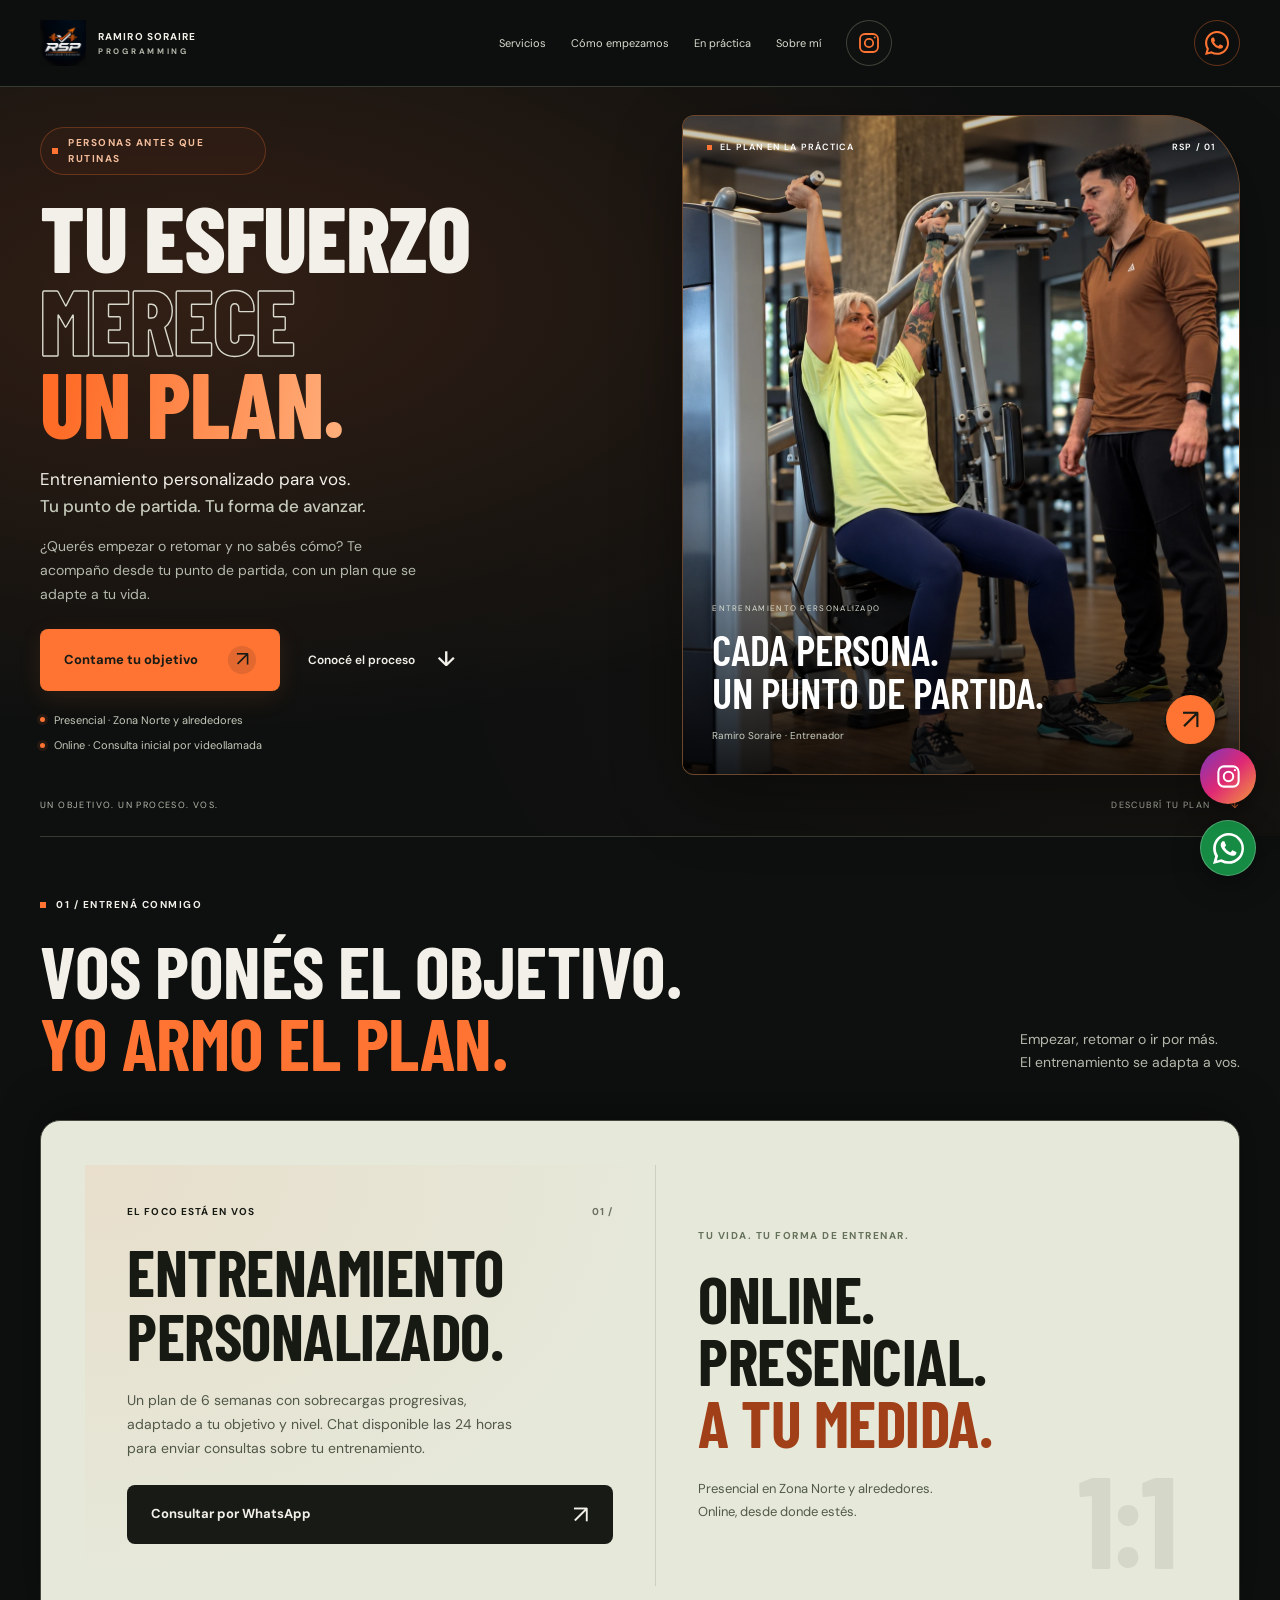
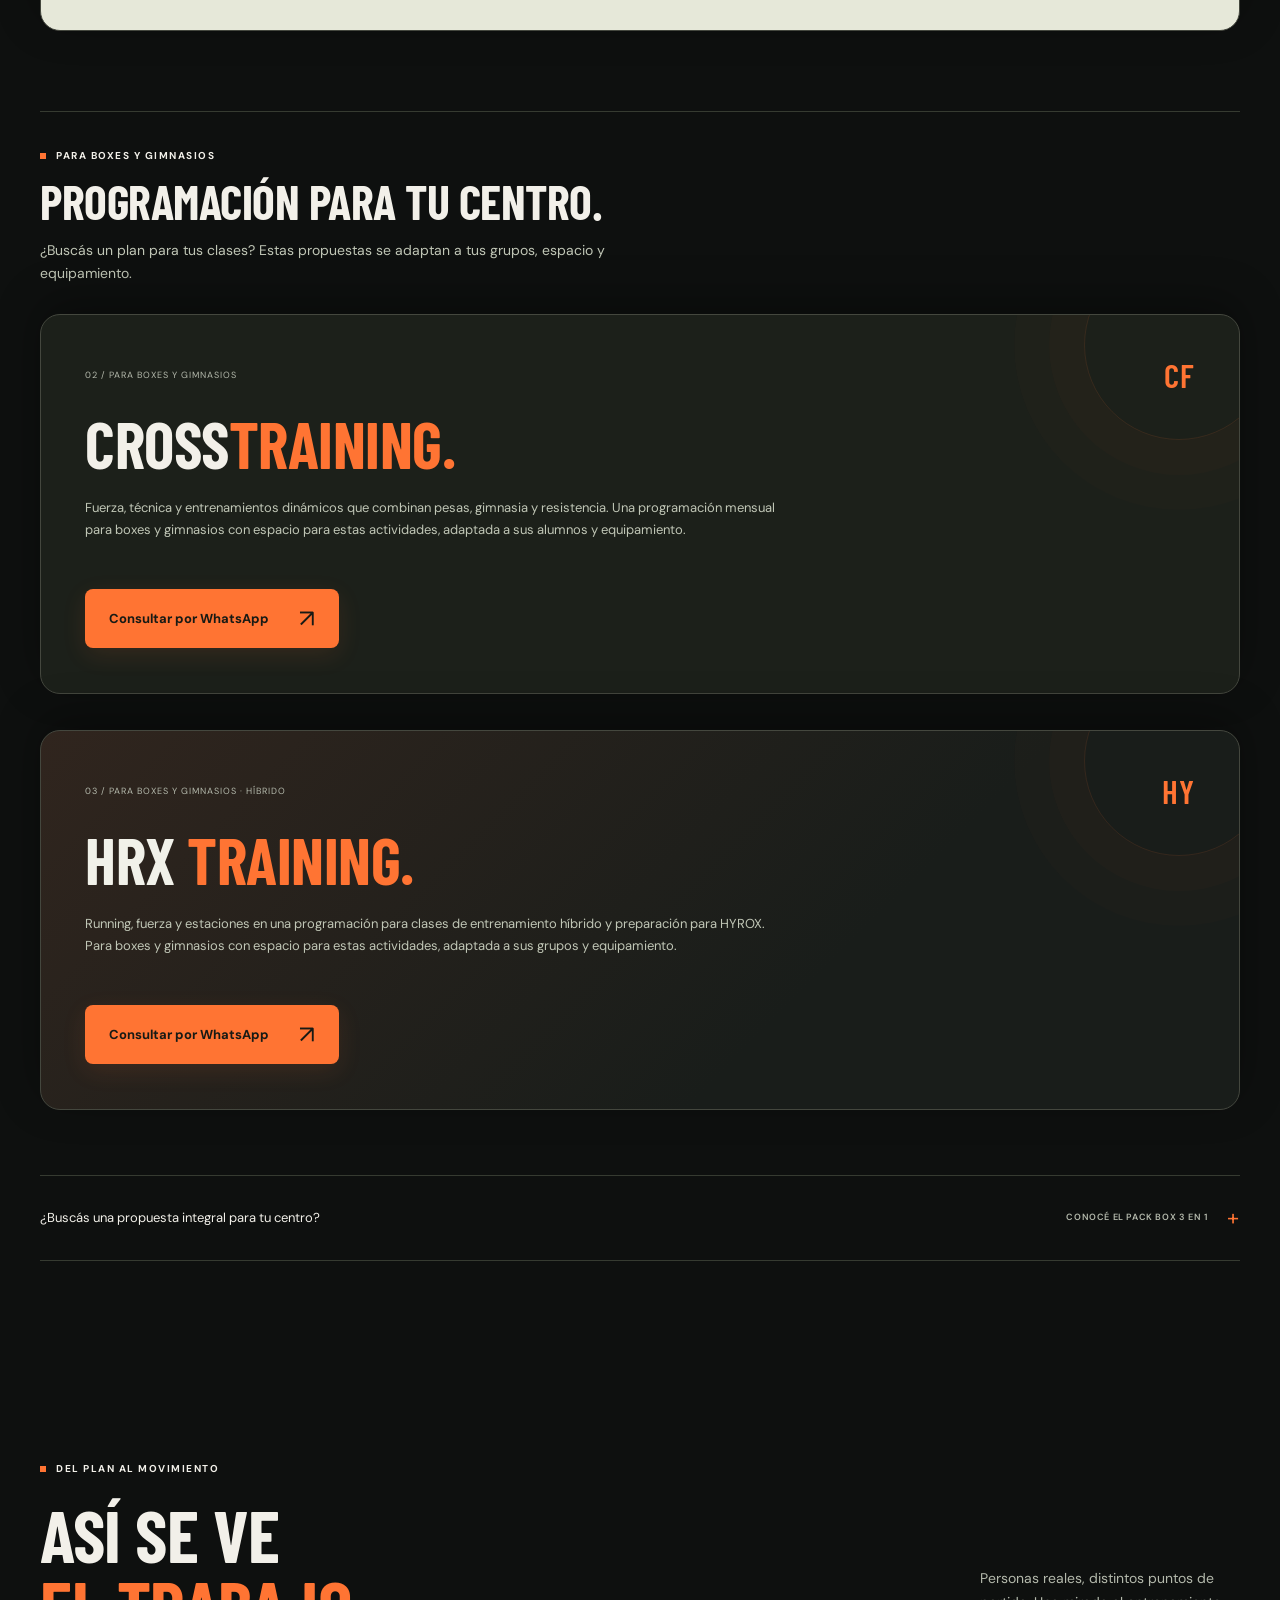
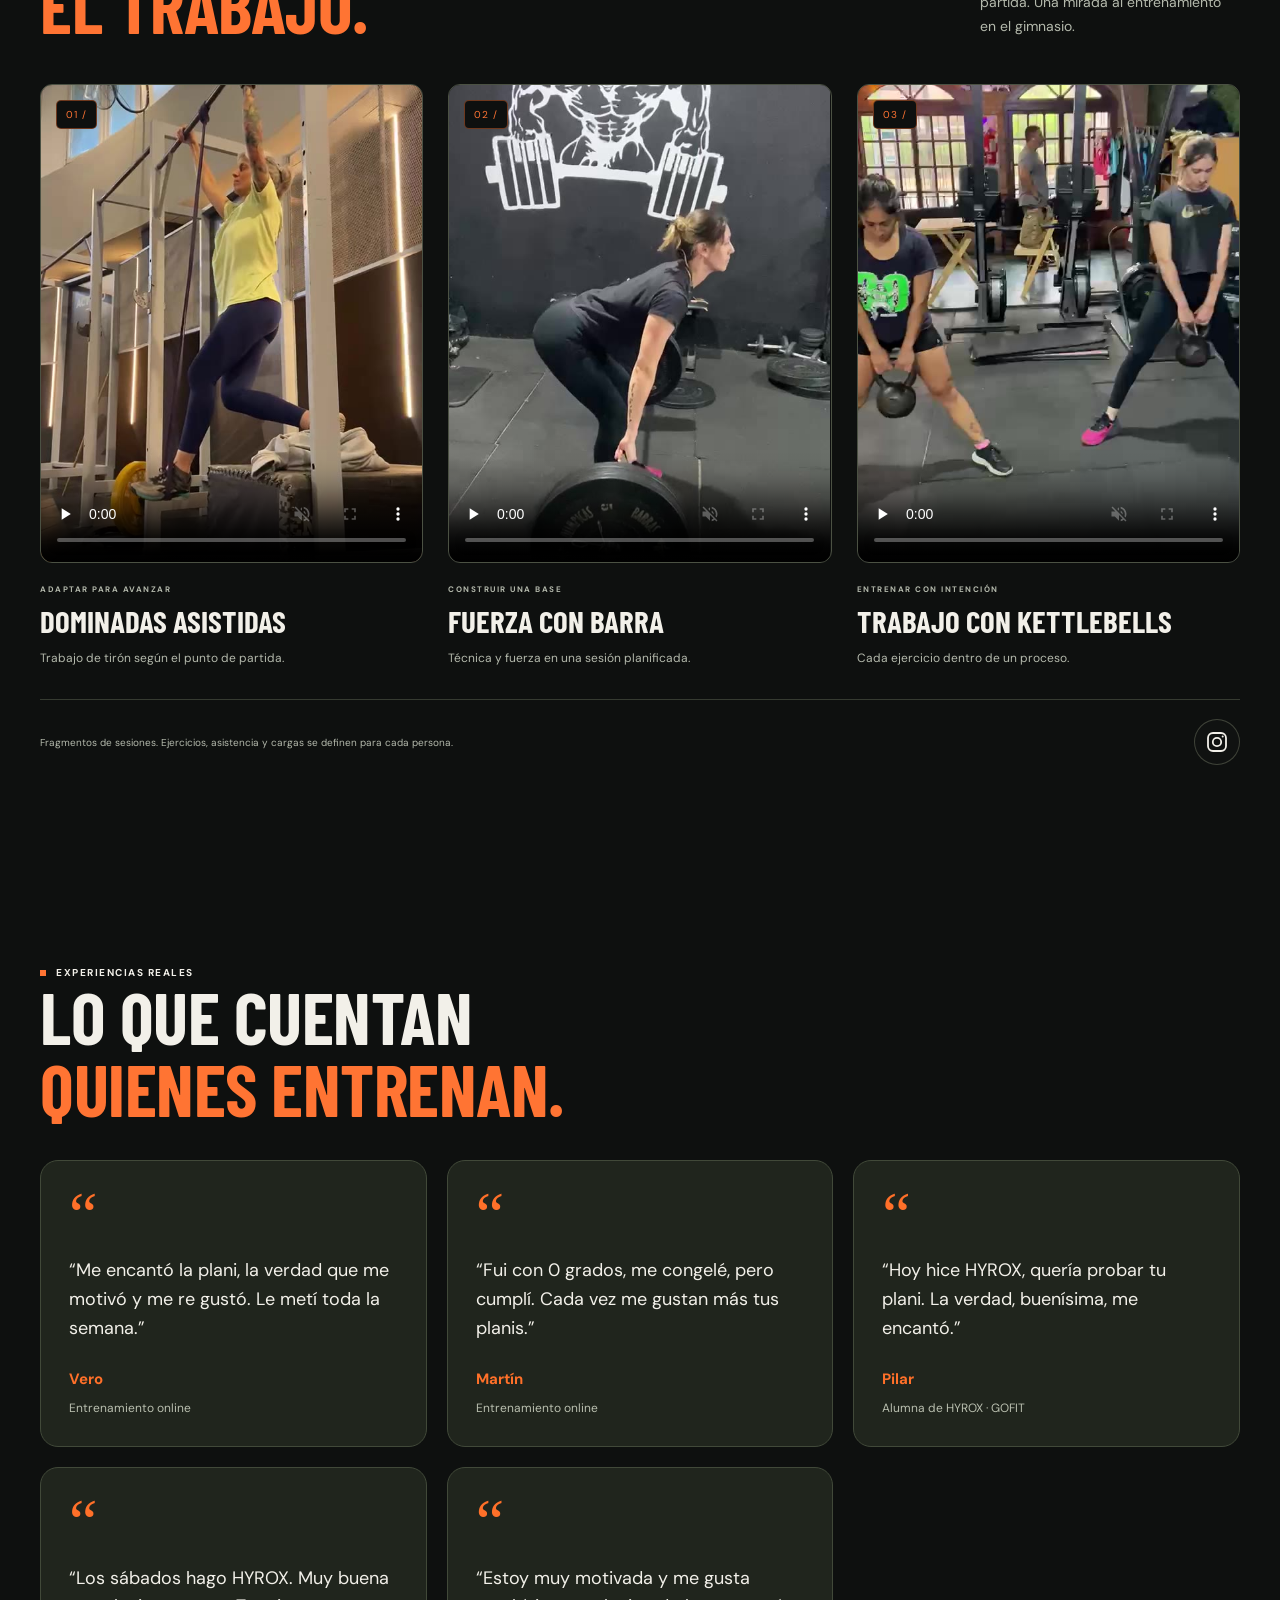
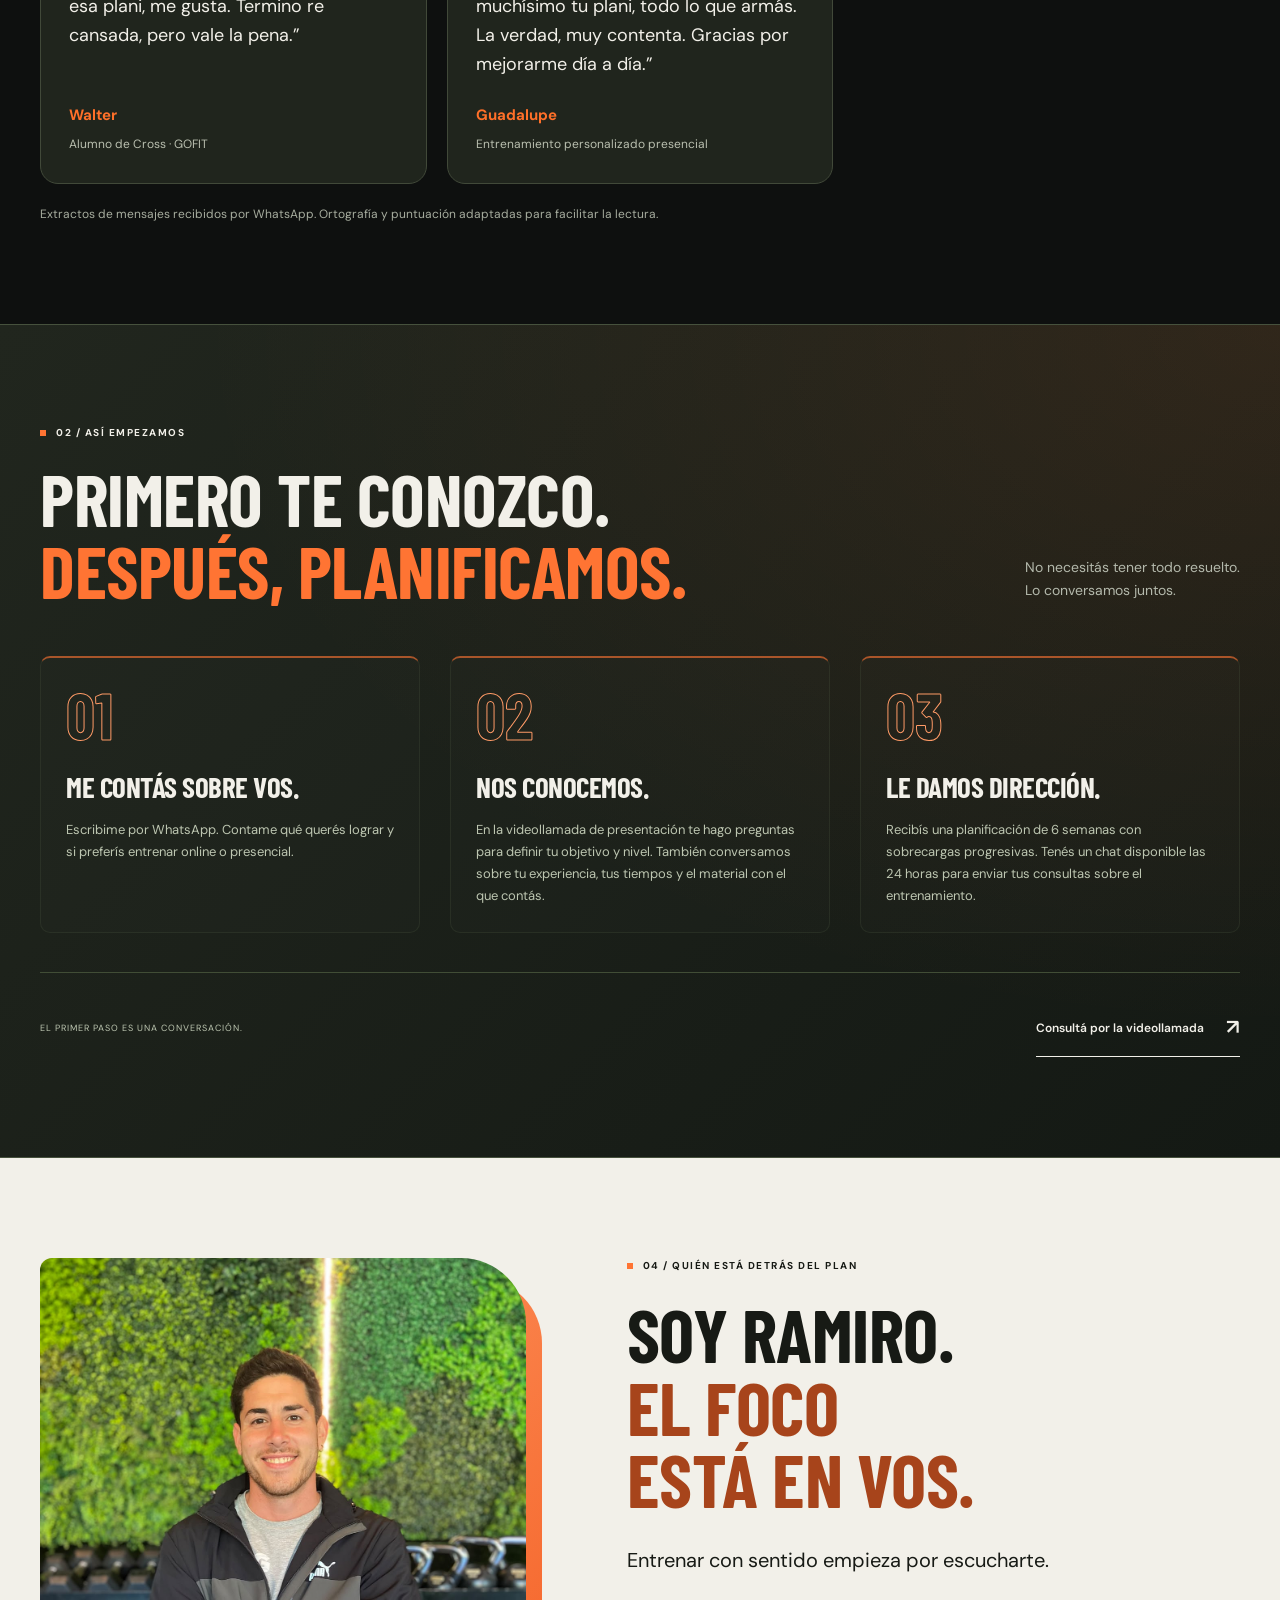
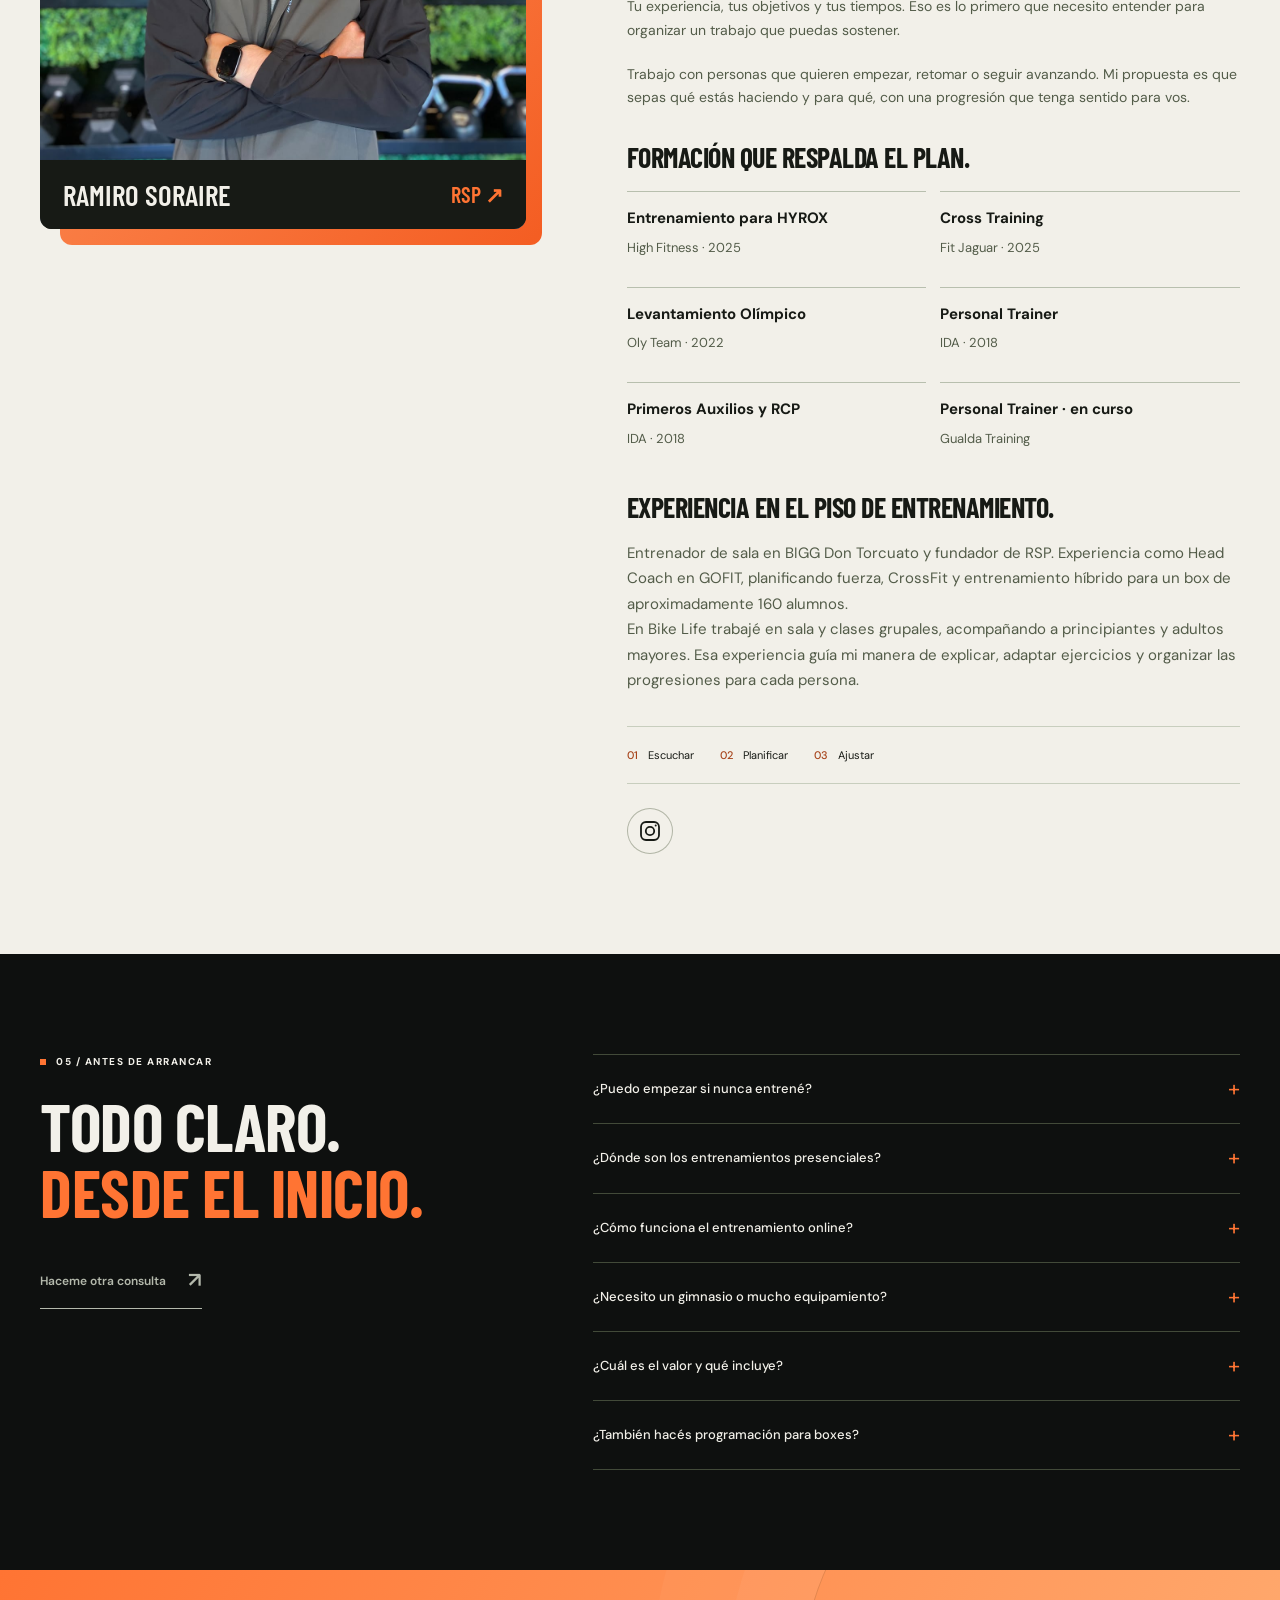
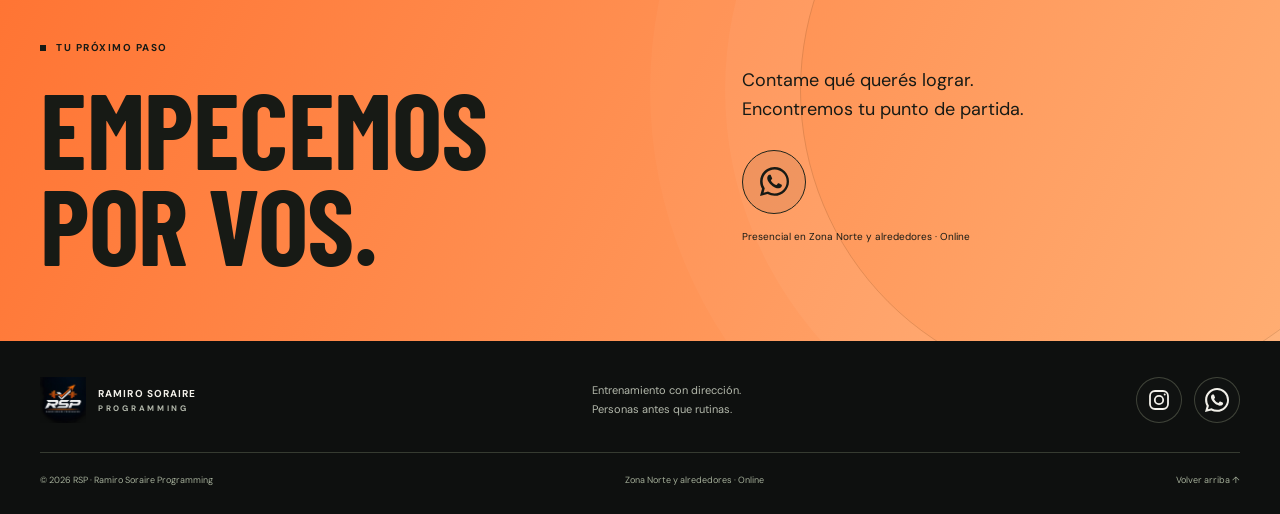
<file: index.html>
<!doctype html>
<html lang="es-AR">
<head>
  <meta charset="utf-8">
  <meta name="viewport" content="width=device-width, initial-scale=1">
  <meta name="theme-color" content="#131512">
  <meta name="description" content="Entrenamiento personalizado con Ramiro Soraire. Presencial en Zona Norte y alrededores u online, con consulta inicial por videollamada, un plan a tu medida y progresiones.">
  <meta property="og:type" content="website">
  <meta property="og:locale" content="es_AR">
  <meta property="og:title" content="RSP — Tu esfuerzo merece un plan.">
  <meta property="og:description" content="Entrenamiento personalizado online y presencial en Zona Norte y alrededores. Conocé a Ramiro y encontremos tu punto de partida.">
  <meta property="og:url" content="https://ramasoraire-hue.github.io/RSP/">
  <meta property="og:image" content="https://ramasoraire-hue.github.io/RSP/ramiro-pilar-portada.png">
  <meta name="twitter:card" content="summary_large_image">
  <link rel="canonical" href="https://ramasoraire-hue.github.io/RSP/">
  <link rel="icon" href="./rsp-logo.webp" type="image/webp">
  <link rel="preconnect" href="https://fonts.googleapis.com">
  <link rel="preconnect" href="https://fonts.gstatic.com" crossorigin>
  <link href="https://fonts.googleapis.com/css2?family=Barlow+Condensed:wght@600;700;800&family=DM+Sans:wght@400;500;600;700&display=swap" rel="stylesheet">
  <link rel="stylesheet" href="./style.css?v=20261102-responsive">
  <title>RSP | Entrenamiento personalizado online y en Zona Norte</title>
<style>
.service-stack{display:grid;gap:36px;padding-bottom:40px;isolation:isolate}.stack-card{position:sticky;top:110px;display:block;min-height:380px;padding:44px;border:1px solid #44473e;border-radius:20px;background:#1c201a;color:#f1f1e9;text-decoration:none;box-shadow:0 -12px 45px #0005}.stack-card:nth-child(1){top:110px;z-index:1;display:grid;background:#e6e8d9;color:#161a13}.stack-card:nth-child(2){top:132px;z-index:2}.stack-card:nth-child(3){top:154px;z-index:3;background:#282d22}.stack-card h3{font-family:"Barlow Condensed",sans-serif;font-size:clamp(38px,5vw,68px);line-height:1;margin:20px 0}.stack-card>p{max-width:700px}.stack-card .btn{margin-top:24px}.stack-card:focus-visible{outline:3px solid #ff6b22;outline-offset:5px}.instagram-float{position:fixed;right:24px;bottom:96px;width:56px;height:56px;border-radius:50%;display:grid;place-items:center;background:linear-gradient(135deg,#7738bc,#df2875,#f59d39);color:white;z-index:1000;box-shadow:0 6px 24px #0005}.instagram-float svg{width:27px;height:27px}.whatsapp-float{right:24px!important;bottom:24px!important;width:56px!important;height:56px!important}.instagram-float:focus-visible{outline:3px solid white;outline-offset:4px}@media(max-width:700px){.stack-card,.stack-card:nth-child(1){display:block;min-height:0;padding:28px 24px;top:86px}.stack-card:nth-child(2){top:100px}.stack-card:nth-child(3){top:114px}.stack-card .mode-preview{display:none}.service-stack{gap:24px}.instagram-float,.whatsapp-float{right:16px!important}.instagram-float{bottom:88px}.whatsapp-float{bottom:16px!important}}@media(max-height:480px),(prefers-reduced-motion:reduce){.stack-card{position:relative!important;top:auto!important}}
</style>
<style>.testimonials-grid{display:grid;grid-template-columns:repeat(3,minmax(0,1fr));gap:20px;margin-top:36px}.testimonial-card{margin:0;padding:28px;background:#20251d;border:1px solid #414939;border-radius:18px;display:flex;flex-direction:column}.testimonial-quote{font-size:64px;line-height:.8;color:#ff7029;font-family:serif}.testimonial-card blockquote{margin:16px 0 24px;font-size:18px;line-height:1.6;flex:1}.testimonial-card figcaption{color:#ff7029;font-weight:700}.testimonial-card small{display:block;color:#b9bfaf;font-size:12px;font-weight:400;margin-top:6px}.testimonials-note{font-size:12px;color:#a7ad9f;margin-top:20px}@media(max-width:900px){.testimonials-grid{grid-template-columns:repeat(2,minmax(0,1fr))}}@media(max-width:600px){.testimonials-grid{grid-template-columns:1fr}}</style><style>.coach-credentials{margin:32px 0}.coach-credentials h3{font-family:"Barlow Condensed",sans-serif;font-size:28px;line-height:1.1;margin:28px 0 18px}.coach-credentials ul{list-style:none;padding:0;display:grid;grid-template-columns:1fr 1fr;gap:14px}.coach-credentials li{padding:14px 0;border-top:1px solid #424738}.coach-credentials li span{display:block;font-size:13px;color:#aeb6a5;margin-top:5px}.coach-grid{align-items:start}.coach-image{position:sticky;top:110px}@media(max-width:700px){.coach-image{position:relative;top:auto}.coach{padding-top:32px}.coach-grid{row-gap:32px}.coach-credentials ul{grid-template-columns:1fr}}</style><style>
.box-offers-heading{margin:40px 0 28px;padding-top:36px;border-top:1px solid var(--line)}
.box-offers-heading h3{font-size:clamp(32px,4vw,48px);margin:14px 0;color:var(--paper)}
.box-offers-heading>p:last-child{max-width:650px;color:#c0c6b6;font-size:14px}
.box-service-stack .stack-card:nth-child(1){display:block;background:#1c201a;color:var(--paper)}
.box-service-stack .stack-card:nth-child(1) .btn{background:var(--orange);color:var(--ink)}
.coach-credentials li span{color:#535c49}
.coach-credentials li{border-color:#b8bfae}
.coach-credentials>p{color:#535c49}
@media(max-width:700px){.services .personal-intro{padding:0;border:0}.box-offers-heading{margin-top:24px;padding-top:28px}.instagram-float,.whatsapp-float{width:46px!important;height:46px!important;right:12px!important}.instagram-float{bottom:74px}.whatsapp-float{bottom:16px!important}.instagram-float svg,.whatsapp-float svg{width:24px;height:24px}.coach-copy{padding-right:0}}
</style></head>
<body id="inicio">
<a class="skip-link" href="#contenido">Saltar al contenido</a>
<header class="site-header">
  <div class="wrap nav-wrap">
    <a class="brand" href="#inicio" aria-label="RSP — Inicio"><img src="./rsp-logo.webp" width="48" height="48" alt="RSP"><span>RAMIRO SORAIRE<small>PROGRAMMING</small></span></a>
    <nav id="nav-principal" aria-label="Navegación principal">
      <a href="#enfoques">Servicios</a><a href="#metodo">Cómo empezamos</a><a href="#en-practica">En práctica</a><a href="#ramiro">Sobre mí</a>
      <a class="nav-instagram social-link" href="https://www.instagram.com/ramirosoraire.coach/" target="_blank" rel="noopener noreferrer" aria-label="Instagram de Ramiro Soraire" title="Instagram"><svg viewBox="0 0 24 24" aria-hidden="true" focusable="false" fill="none" stroke="currentColor" stroke-width="1.8"><rect x="3" y="3" width="18" height="18" rx="5"/><circle cx="12" cy="12" r="4.2"/><circle cx="17.7" cy="6.4" r="1" fill="currentColor" stroke="none"/></svg></a>
    </nav>
    <a class="header-cta social-link" href="https://wa.me/5491130275341?text=Hola%20Rama%2C%20quiero%20consultar%20por%20el%20entrenamiento%20personalizado." aria-label="Consultar por WhatsApp" title="WhatsApp"><svg viewBox="0 0 24 24" aria-hidden="true" focusable="false" fill="currentColor"><path d="M20.52 3.48A11.91 11.91 0 0 0 12.04 0C5.45 0 .08 5.37.08 11.96c0 2.11.55 4.17 1.6 5.99L0 24l6.19-1.62a11.97 11.97 0 0 0 5.84 1.49h.01c6.59 0 11.96-5.37 11.96-11.96 0-3.2-1.24-6.2-3.48-8.43ZM12.04 21.85a9.92 9.92 0 0 1-5.05-1.38l-.36-.21-3.67.96.98-3.58-.24-.37a9.9 9.9 0 0 1-1.52-5.31c0-5.48 4.46-9.94 9.95-9.94a9.87 9.87 0 0 1 7.03 2.92 9.87 9.87 0 0 1 2.91 7.03c0 5.48-4.46 9.88-10.03 9.88Zm5.45-7.42c-.3-.15-1.77-.87-2.04-.97-.27-.1-.47-.15-.67.15-.2.3-.77.97-.94 1.17-.17.2-.35.22-.65.07-.3-.15-1.26-.46-2.4-1.47-.89-.79-1.49-1.77-1.67-2.07-.17-.3-.02-.46.13-.61.13-.13.3-.35.45-.52.15-.17.2-.3.3-.5.1-.2.05-.37-.02-.52-.08-.15-.67-1.62-.92-2.22-.24-.58-.49-.5-.67-.51h-.57c-.2 0-.52.07-.8.37-.27.3-1.04 1.02-1.04 2.49s1.07 2.89 1.22 3.09c.15.2 2.1 3.2 5.1 4.49.71.31 1.27.49 1.7.63.71.23 1.36.2 1.87.12.57-.09 1.77-.72 2.02-1.42.25-.7.25-1.3.17-1.42-.07-.13-.27-.2-.57-.35Z"/></svg></a>
    <details class="mobile-menu"><summary><span class="menu-open">Menú</span><span class="menu-close">Cerrar</span><span class="menu-lines" aria-hidden="true"></span></summary><nav aria-label="Navegación móvil"><a href="#enfoques">Servicios</a><a href="#metodo">Cómo empezamos</a><a href="#en-practica">En práctica</a><a href="#ramiro">Sobre mí</a><a class="social-link" href="https://www.instagram.com/ramirosoraire.coach/" target="_blank" rel="noopener noreferrer" aria-label="Instagram de Ramiro Soraire" title="Instagram"><svg viewBox="0 0 24 24" aria-hidden="true" focusable="false" fill="none" stroke="currentColor" stroke-width="1.8"><rect x="3" y="3" width="18" height="18" rx="5"/><circle cx="12" cy="12" r="4.2"/><circle cx="17.7" cy="6.4" r="1" fill="currentColor" stroke="none"/></svg></a></nav></details>
  </div>
</header>
<main id="contenido">
  <section class="hero wrap" aria-labelledby="hero-title">
    <div class="hero-copy">
      <p class="eyebrow">PERSONAS ANTES QUE RUTINAS</p>
      <h1 id="hero-title">TU ESFUERZO<br><span class="hero-outline">MERECE</span><br><em>UN PLAN.</em></h1>
      <p class="hero-lead">Entrenamiento personalizado para vos.<br><strong>Tu punto de partida. Tu forma de avanzar.</strong></p>
      <p class="hero-description">¿Querés empezar o retomar y no sabés cómo? Te acompaño desde tu punto de partida, con un plan que se adapte a tu vida.</p>
      <div class="hero-actions"><a class="btn btn-orange" href="https://wa.me/5491130275341?text=Hola%20Rama%2C%20me%20interesa%20el%20entrenamiento%20personalizado.%0AMi%20objetivo%3A%20%0AModalidad%20%28online%20o%20presencial%29%3A%20%0AD%C3%ADas%20y%20horarios%20disponibles%3A%20">Contame tu objetivo <span aria-hidden="true">↗</span></a><a class="text-link" href="#metodo">Conocé el proceso <span aria-hidden="true">↓</span></a></div>
      <div class="hero-facts"><span><i aria-hidden="true"></i> Presencial · Zona Norte y alrededores</span><span><i aria-hidden="true"></i> Online · Consulta inicial por videollamada</span></div>
    </div>
    <figure class="hero-photo">
      <img src="./ramiro-pilar-portada.webp" width="1122" height="1402" alt="Ramiro acompañando a una alumna durante su entrenamiento de fuerza" fetchpriority="high">
      <div class="photo-meta"><span>EL PLAN EN LA PRÁCTICA</span><span>RSP / 01</span></div>
      <figcaption class="photo-caption"><span class="photo-label">ENTRENAMIENTO PERSONALIZADO</span><strong>CADA PERSONA.<br>UN PUNTO DE PARTIDA.</strong><span class="photo-byline">Ramiro Soraire · Entrenador</span></figcaption>
      <a class="photo-play" href="#en-practica" aria-label="Ver entrenamientos en práctica"><span aria-hidden="true">↗</span></a>
    </figure>
    <div class="hero-bottom"><span>UN OBJETIVO. UN PROCESO. VOS.</span><a href="#enfoques">DESCUBRÍ TU PLAN <span aria-hidden="true">↓</span></a></div>
  </section>
  <div class="manifesto" aria-label="Fuerza, criterio y constancia"><div class="wrap"><span>FUERZA</span><b aria-hidden="true">✳</b><span>CRITERIO</span><b aria-hidden="true">✳</b><span>CONSTANCIA</span><b aria-hidden="true">↗</b></div></div>

  <section class="section wrap services" id="enfoques" aria-labelledby="services-title">
    <div class="section-head"><div><p class="eyebrow">01 / ENTRENÁ CONMIGO</p><h2 id="services-title">VOS PONÉS EL OBJETIVO.<br><span>YO ARMO EL PLAN.</span></h2></div><p>Empezar, retomar o ir por más.<br>El entrenamiento se adapta a vos.</p></div>
    <div class="service-stack"><a class="stack-card personal" href="https://wa.me/5491130275341?text=Hola%20Rama%2C%20me%20interesa%20el%20entrenamiento%20personalizado." target="_blank" rel="noopener noreferrer">
          <div class="personal-intro"><p class="service-kicker">EL FOCO ESTÁ EN VOS <span>01 /</span></p><h3 id="personal-title">ENTRENAMIENTO<br>PERSONALIZADO.</h3><p>Un plan de 6 semanas con sobrecargas progresivas, adaptado a tu objetivo y nivel. Chat disponible las 24 horas para enviar consultas sobre tu entrenamiento.</p><span class="btn btn-dark flip-action">Consultar por WhatsApp <span aria-hidden="true">↗</span></span></div>
          <div class="personal-detail mode-preview"><p class="meta">TU VIDA. TU FORMA DE ENTRENAR.</p><p class="mode-preview-title">ONLINE.<br>PRESENCIAL.<br><span>A TU MEDIDA.</span></p><p>Presencial en Zona Norte y alrededores.<br>Online, desde donde estés.</p><span class="preview-mark" aria-hidden="true">1:1</span></div>
        </a>
</div><div class="box-offers-heading"><p class="eyebrow">PARA BOXES Y GIMNASIOS</p><h3>PROGRAMACIÓN PARA TU CENTRO.</h3><p>¿Buscás un plan para tus clases? Estas propuestas se adaptan a tus grupos, espacio y equipamiento.</p></div><div class="service-stack box-service-stack"><a class="stack-card service-card" href="https://wa.me/5491130275341?text=Hola%20Rama%2C%20quiero%20consultar%20por%20el%20plan%20CROSSTRAINING%20para%20mi%20box." target="_blank" rel="noopener noreferrer"><div class="service-top"><span>02 / PARA BOXES Y GIMNASIOS</span><span class="service-code" aria-hidden="true">CF</span></div><h3 id="crossfit-title">CROSS<span>TRAINING.</span></h3><p>Fuerza, técnica y entrenamientos dinámicos que combinan pesas, gimnasia y resistencia. Una programación mensual para boxes y gimnasios con espacio para estas actividades, adaptada a sus alumnos y equipamiento.</p><span class="btn btn-orange flip-action">Consultar por WhatsApp <span aria-hidden="true">↗</span></span></a>
<a class="stack-card service-card" href="https://wa.me/5491130275341?text=Hola%20Rama%2C%20me%20interesa%20el%20plan%20HRX%20TRAINING%20para%20mi%20box%20o%20gimnasio." target="_blank" rel="noopener noreferrer"><div class="service-top"><span>03 / PARA BOXES Y GIMNASIOS · HÍBRIDO</span><span class="service-code" aria-hidden="true">HY</span></div><h3 id="hybrid-title">HRX <span>TRAINING.</span></h3><p>Running, fuerza y estaciones en una programación para clases de entrenamiento híbrido y preparación para HYROX. Para boxes y gimnasios con espacio para estas actividades, adaptada a sus grupos y equipamiento.</p><span class="btn btn-orange flip-action">Consultar por WhatsApp <span aria-hidden="true">↗</span></span></a></div>
<details class="bundle"><summary><span>¿Buscás una propuesta integral para tu centro?</span><span class="bundle-summary">CONOCÉ EL PACK BOX 3 EN 1 <b aria-hidden="true">+</b></span></summary><div class="bundle-content"><p>Un mes de CrossFit + híbrido / HYROX + musculación, adaptado a los distintos grupos de tu centro. El personalizado uno a uno se contrata por separado.</p><a class="text-link" href="https://wa.me/5491130275341?text=Hola%20Rama%2C%20quiero%20consultar%20por%20el%20Pack%20Box%203%20en%201.">Consultar el pack <span aria-hidden="true">↗</span></a></div></details>
  </section>

  <section class="section wrap films" id="en-practica" aria-labelledby="films-title">
    <div class="section-head"><div><p class="eyebrow">DEL PLAN AL MOVIMIENTO</p><h2 id="films-title">ASÍ SE VE<br><span>EL TRABAJO.</span></h2></div><p>Personas reales, distintos puntos de partida. Una mirada al entrenamiento en el gimnasio.</p></div>
    <div class="films-grid">
      <figure class="film-card"><div class="film-frame"><video controls playsinline muted preload="none" poster="./dominadas-asistidas-poster.jpg" width="576" height="1024" aria-label="Dominadas asistidas"><source src="./dominadas-asistidas.mp4#t=2" type="video/mp4">Tu navegador no puede reproducir este video. <a href="./dominadas-asistidas.mp4">Abrir video de dominadas asistidas</a>.</video><span class="film-number" aria-hidden="true">01 /</span></div><figcaption><p class="meta">ADAPTAR PARA AVANZAR</p><h3>Dominadas asistidas</h3><p>Trabajo de tirón según el punto de partida.</p></figcaption></figure>
      <figure class="film-card"><div class="film-frame"><video controls playsinline muted preload="none" poster="./fuerza-con-barra-poster.jpg" width="576" height="1024" aria-label="Fuerza con barra"><source src="./fuerza-con-barra.mp4#t=2" type="video/mp4">Tu navegador no puede reproducir este video. <a href="./fuerza-con-barra.mp4">Abrir video de fuerza con barra</a>.</video><span class="film-number" aria-hidden="true">02 /</span></div><figcaption><p class="meta">CONSTRUIR UNA BASE</p><h3>Fuerza con barra</h3><p>Técnica y fuerza en una sesión planificada.</p></figcaption></figure>
      <figure class="film-card"><div class="film-frame"><video controls playsinline muted preload="none" poster="./trabajo-con-kettlebells-poster.jpg" width="576" height="1024" aria-label="Trabajo con kettlebells"><source src="./trabajo-con-kettlebells.mp4#t=2" type="video/mp4">Tu navegador no puede reproducir este video. <a href="./trabajo-con-kettlebells.mp4">Abrir video de trabajo con kettlebells</a>.</video><span class="film-number" aria-hidden="true">03 /</span></div><figcaption><p class="meta">ENTRENAR CON INTENCIÓN</p><h3>Trabajo con kettlebells</h3><p>Cada ejercicio dentro de un proceso.</p></figcaption></figure>
    </div>
    <div class="films-foot"><p>Fragmentos de sesiones. Ejercicios, asistencia y cargas se definen para cada persona.</p><a class="social-link instagram-link" href="https://www.instagram.com/ramirosoraire.coach/" target="_blank" rel="noopener noreferrer" aria-label="Instagram de Ramiro Soraire" title="Instagram"><svg viewBox="0 0 24 24" aria-hidden="true" focusable="false" fill="none" stroke="currentColor" stroke-width="1.8"><rect x="3" y="3" width="18" height="18" rx="5"/><circle cx="12" cy="12" r="4.2"/><circle cx="17.7" cy="6.4" r="1" fill="currentColor" stroke="none"/></svg></a></div>
  </section>

  <section class="section wrap" aria-labelledby="testimonios-title"><p class="eyebrow">EXPERIENCIAS REALES</p><h2 id="testimonios-title">LO QUE CUENTAN<br><span>QUIENES ENTRENAN.</span></h2><div class="testimonials-grid"><figure class="testimonial-card"><span class="testimonial-quote" aria-hidden="true">“</span><blockquote><p>“Me encantó la plani, la verdad que me motivó y me re gustó. Le metí toda la semana.”</p></blockquote><figcaption>Vero<small>Entrenamiento online</small></figcaption></figure><figure class="testimonial-card"><span class="testimonial-quote" aria-hidden="true">“</span><blockquote><p>“Fui con 0 grados, me congelé, pero cumplí. Cada vez me gustan más tus planis.”</p></blockquote><figcaption>Martín<small>Entrenamiento online</small></figcaption></figure><figure class="testimonial-card"><span class="testimonial-quote" aria-hidden="true">“</span><blockquote><p>“Hoy hice HYROX, quería probar tu plani. La verdad, buenísima, me encantó.”</p></blockquote><figcaption>Pilar<small>Alumna de HYROX · GOFIT</small></figcaption></figure><figure class="testimonial-card"><span class="testimonial-quote" aria-hidden="true">“</span><blockquote><p>“Los sábados hago HYROX. Muy buena esa plani, me gusta. Termino re cansada, pero vale la pena.”</p></blockquote><figcaption>Walter<small>Alumno de Cross · GOFIT</small></figcaption></figure><figure class="testimonial-card"><span class="testimonial-quote" aria-hidden="true">“</span><blockquote><p>“Estoy muy motivada y me gusta muchísimo tu plani, todo lo que armás. La verdad, muy contenta. Gracias por mejorarme día a día.”</p></blockquote><figcaption>Guadalupe<small>Entrenamiento personalizado presencial</small></figcaption></figure></div><p class="testimonials-note">Extractos de mensajes recibidos por WhatsApp. Ortografía y puntuación adaptadas para facilitar la lectura.</p></section>
<section class="method section" id="metodo" aria-labelledby="method-title"><div class="wrap">
    <div class="section-head"><div><p class="eyebrow">02 / ASÍ EMPEZAMOS</p><h2 id="method-title">PRIMERO TE CONOZCO.<br><span>DESPUÉS, PLANIFICAMOS.</span></h2></div><p>No necesitás tener todo resuelto.<br>Lo conversamos juntos.</p></div>
    <ol class="process">
      <li><span class="process-number">01</span><div><h3>ME CONTÁS SOBRE VOS.</h3><p>Escribime por WhatsApp. Contame qué querés lograr y si preferís entrenar online o presencial.</p></div></li>
      <li><span class="process-number">02</span><div><h3>NOS CONOCEMOS.</h3><p>En la videollamada de presentación te hago preguntas para definir tu objetivo y nivel. También conversamos sobre tu experiencia, tus tiempos y el material con el que contás.</p></div></li>
      <li><span class="process-number">03</span><div><h3>LE DAMOS DIRECCIÓN.</h3><p>Recibís una planificación de 6 semanas con sobrecargas progresivas. Tenés un chat disponible las 24 horas para enviar tus consultas sobre el entrenamiento.</p></div></li>
    </ol>
    <div class="method-foot"><span>EL PRIMER PASO ES UNA CONVERSACIÓN.</span><a class="text-link" href="https://wa.me/5491130275341?text=Hola%20Rama%2C%20quiero%20consultar%20por%20el%20entrenamiento%20online%20y%20coordinar%20una%20videollamada%20para%20conocernos.">Consultá por la videollamada <span aria-hidden="true">↗</span></a></div>
  </div></section>



  <section class="section coach" id="ramiro" aria-labelledby="coach-title"><div class="wrap coach-grid">
    <figure class="coach-image"><img src="./WhatsApp%20Image%202026-11-02%20at%2009.46.04.jpeg" width="1200" height="1600" alt="Ramiro Soraire, entrenador" loading="lazy"><figcaption><span>RAMIRO SORAIRE</span><span>RSP ↗</span></figcaption></figure>
    <div class="coach-copy"><p class="eyebrow">04 / QUIÉN ESTÁ DETRÁS DEL PLAN</p><h2 id="coach-title">SOY RAMIRO.<br><span>EL FOCO<br>ESTÁ EN VOS.</span></h2><p class="large">Entrenar con sentido empieza por escucharte.</p><p>Tu experiencia, tus objetivos y tus tiempos. Eso es lo primero que necesito entender para organizar un trabajo que puedas sostener.</p><p>Trabajo con personas que quieren empezar, retomar o seguir avanzando. Mi propuesta es que sepas qué estás haciendo y para qué, con una progresión que tenga sentido para vos.</p><div class="coach-credentials"><h3>FORMACIÓN QUE RESPALDA EL PLAN.</h3><ul><li><strong>Entrenamiento para HYROX</strong><span>High Fitness · 2025</span></li><li><strong>Cross Training</strong><span>Fit Jaguar · 2025</span></li><li><strong>Levantamiento Olímpico</strong><span>Oly Team · 2022</span></li><li><strong>Personal Trainer</strong><span>IDA · 2018</span></li><li><strong>Primeros Auxilios y RCP</strong><span>IDA · 2018</span></li><li><strong>Personal Trainer · en curso</strong><span>Gualda Training</span></li></ul><h3>EXPERIENCIA EN EL PISO DE ENTRENAMIENTO.</h3><p>Entrenador de sala en BIGG Don Torcuato y fundador de RSP. Experiencia como Head Coach en GOFIT, planificando fuerza, CrossFit y entrenamiento híbrido para un box de aproximadamente 160 alumnos.</p><p>En Bike Life trabajé en sala y clases grupales, acompañando a principiantes y adultos mayores. Esa experiencia guía mi manera de explicar, adaptar ejercicios y organizar las progresiones para cada persona.</p></div><div class="principles"><span><b>01</b> Escuchar</span><span><b>02</b> Planificar</span><span><b>03</b> Ajustar</span></div><a class="social-link instagram-link" href="https://www.instagram.com/ramirosoraire.coach/" target="_blank" rel="noopener noreferrer" aria-label="Instagram de Ramiro Soraire" title="Instagram"><svg viewBox="0 0 24 24" aria-hidden="true" focusable="false" fill="none" stroke="currentColor" stroke-width="1.8"><rect x="3" y="3" width="18" height="18" rx="5"/><circle cx="12" cy="12" r="4.2"/><circle cx="17.7" cy="6.4" r="1" fill="currentColor" stroke="none"/></svg></a></div>
  </div></section>

  <section class="section wrap faq" aria-labelledby="faq-title"><div class="faq-grid">
    <div class="faq-intro"><p class="eyebrow">05 / ANTES DE ARRANCAR</p><h2 id="faq-title">TODO CLARO.<br><span>DESDE EL INICIO.</span></h2><a class="text-link" href="https://wa.me/5491130275341?text=Hola%20Rama%2C%20tengo%20una%20consulta%20sobre%20el%20entrenamiento%20personalizado.">Haceme otra consulta <span aria-hidden="true">↗</span></a></div>
    <div class="faq-list">
      <details><summary>¿Puedo empezar si nunca entrené?<span aria-hidden="true">+</span></summary><p>Sí. El punto de partida es tu experiencia actual. Conversamos sobre tu objetivo y armamos una propuesta con ejercicios y progresiones adecuados a tu nivel.</p></details>
      <details><summary>¿Dónde son los entrenamientos presenciales?<span aria-hidden="true">+</span></summary><p>En Zona Norte y alrededores. Escribime con tu ubicación y los días en los que podés entrenar para coordinar lugar y horarios según disponibilidad.</p></details>
      <details><summary>¿Cómo funciona el entrenamiento online?<span aria-hidden="true">+</span></summary><p>Empezamos con una videollamada de presentación: a través de preguntas definimos tu objetivo y nivel, y conocemos tus tiempos y equipamiento. Después armamos tu planificación de 6 semanas con sobrecargas progresivas. Incluye chat disponible las 24 horas para enviar consultas sobre el entrenamiento.</p></details>
      <details><summary>¿Necesito un gimnasio o mucho equipamiento?<span aria-hidden="true">+</span></summary><p>La propuesta se arma con el espacio y el material que tengas. Contame dónde pensás entrenar y vemos qué opción tiene sentido para tu objetivo.</p></details>
      <details><summary>¿Cuál es el valor y qué incluye?<span aria-hidden="true">+</span></summary><p>El personalizado incluye una videollamada de presentación para definir objetivo y nivel, planificación de 6 semanas con sobrecargas progresivas y chat disponible las 24 horas para enviar consultas sobre el entrenamiento. El valor se acuerda según la modalidad antes de empezar.</p></details>
      <details><summary>¿También hacés programación para boxes?<span aria-hidden="true">+</span></summary><p>Sí. Diseño programaciones mensuales de CrossFit, híbrido / HYROX y musculación, con una propuesta integral Pack Box 3 en 1. Contame cómo son tus clases, tus alumnos y tu equipamiento para armar la propuesta.</p></details>
    </div>
  </div></section>

  <section class="contact" id="contacto" aria-labelledby="contact-title"><div class="wrap contact-grid"><div><p class="eyebrow">TU PRÓXIMO PASO</p><h2 id="contact-title">EMPECEMOS<br><span>POR VOS.</span></h2></div><div class="contact-side"><p>Contame qué querés lograr.<br>Encontremos tu punto de partida.</p><a class="social-link contact-whatsapp" href="https://wa.me/5491130275341?text=Hola%20Rama%2C%20me%20interesa%20el%20entrenamiento%20personalizado.%0AMi%20objetivo%3A%20%0AModalidad%20%28online%20o%20presencial%29%3A%20%0AD%C3%ADas%20y%20horarios%20disponibles%3A%20" aria-label="Hablemos por WhatsApp" title="WhatsApp"><svg viewBox="0 0 24 24" aria-hidden="true" focusable="false" fill="currentColor"><path d="M20.52 3.48A11.91 11.91 0 0 0 12.04 0C5.45 0 .08 5.37.08 11.96c0 2.11.55 4.17 1.6 5.99L0 24l6.19-1.62a11.97 11.97 0 0 0 5.84 1.49h.01c6.59 0 11.96-5.37 11.96-11.96 0-3.2-1.24-6.2-3.48-8.43ZM12.04 21.85a9.92 9.92 0 0 1-5.05-1.38l-.36-.21-3.67.96.98-3.58-.24-.37a9.9 9.9 0 0 1-1.52-5.31c0-5.48 4.46-9.94 9.95-9.94a9.87 9.87 0 0 1 7.03 2.92 9.87 9.87 0 0 1 2.91 7.03c0 5.48-4.46 9.88-10.03 9.88Zm5.45-7.42c-.3-.15-1.77-.87-2.04-.97-.27-.1-.47-.15-.67.15-.2.3-.77.97-.94 1.17-.17.2-.35.22-.65.07-.3-.15-1.26-.46-2.4-1.47-.89-.79-1.49-1.77-1.67-2.07-.17-.3-.02-.46.13-.61.13-.13.3-.35.45-.52.15-.17.2-.3.3-.5.1-.2.05-.37-.02-.52-.08-.15-.67-1.62-.92-2.22-.24-.58-.49-.5-.67-.51h-.57c-.2 0-.52.07-.8.37-.27.3-1.04 1.02-1.04 2.49s1.07 2.89 1.22 3.09c.15.2 2.1 3.2 5.1 4.49.71.31 1.27.49 1.7.63.71.23 1.36.2 1.87.12.57-.09 1.77-.72 2.02-1.42.25-.7.25-1.3.17-1.42-.07-.13-.27-.2-.57-.35Z"/></svg></a><p class="contact-location">Presencial en Zona Norte y alrededores · Online</p></div></div></section>
</main>
<footer class="wrap site-footer">
  <div class="footer-main"><a class="brand" href="#inicio" aria-label="RSP — Volver al inicio"><img src="./rsp-logo.webp" width="48" height="48" loading="lazy" alt="RSP"><span>RAMIRO SORAIRE<small>PROGRAMMING</small></span></a><p>Entrenamiento con dirección.<br>Personas antes que rutinas.</p><div class="footer-links"><a class="social-link" href="https://www.instagram.com/ramirosoraire.coach/" target="_blank" rel="noopener noreferrer" aria-label="Instagram de Ramiro Soraire" title="Instagram"><svg viewBox="0 0 24 24" aria-hidden="true" focusable="false" fill="none" stroke="currentColor" stroke-width="1.8"><rect x="3" y="3" width="18" height="18" rx="5"/><circle cx="12" cy="12" r="4.2"/><circle cx="17.7" cy="6.4" r="1" fill="currentColor" stroke="none"/></svg></a><a class="social-link" href="https://wa.me/5491130275341" aria-label="WhatsApp de Ramiro Soraire" title="WhatsApp"><svg viewBox="0 0 24 24" aria-hidden="true" focusable="false" fill="currentColor"><path d="M20.52 3.48A11.91 11.91 0 0 0 12.04 0C5.45 0 .08 5.37.08 11.96c0 2.11.55 4.17 1.6 5.99L0 24l6.19-1.62a11.97 11.97 0 0 0 5.84 1.49h.01c6.59 0 11.96-5.37 11.96-11.96 0-3.2-1.24-6.2-3.48-8.43ZM12.04 21.85a9.92 9.92 0 0 1-5.05-1.38l-.36-.21-3.67.96.98-3.58-.24-.37a9.9 9.9 0 0 1-1.52-5.31c0-5.48 4.46-9.94 9.95-9.94a9.87 9.87 0 0 1 7.03 2.92 9.87 9.87 0 0 1 2.91 7.03c0 5.48-4.46 9.88-10.03 9.88Zm5.45-7.42c-.3-.15-1.77-.87-2.04-.97-.27-.1-.47-.15-.67.15-.2.3-.77.97-.94 1.17-.17.2-.35.22-.65.07-.3-.15-1.26-.46-2.4-1.47-.89-.79-1.49-1.77-1.67-2.07-.17-.3-.02-.46.13-.61.13-.13.3-.35.45-.52.15-.17.2-.3.3-.5.1-.2.05-.37-.02-.52-.08-.15-.67-1.62-.92-2.22-.24-.58-.49-.5-.67-.51h-.57c-.2 0-.52.07-.8.37-.27.3-1.04 1.02-1.04 2.49s1.07 2.89 1.22 3.09c.15.2 2.1 3.2 5.1 4.49.71.31 1.27.49 1.7.63.71.23 1.36.2 1.87.12.57-.09 1.77-.72 2.02-1.42.25-.7.25-1.3.17-1.42-.07-.13-.27-.2-.57-.35Z"/></svg></a></div></div>
  <div class="footer-bottom"><span>© 2026 RSP · Ramiro Soraire Programming</span><span>Zona Norte y alrededores · Online</span><a href="#inicio">Volver arriba ↑</a></div>
</footer>
<a class="instagram-float" href="https://www.instagram.com/ramirosoraire.coach/" target="_blank" rel="noopener noreferrer" aria-label="Instagram de Ramiro Soraire" title="Instagram"><svg viewBox="0 0 24 24" aria-hidden="true" focusable="false" fill="none" stroke="currentColor" stroke-width="1.8"><rect x="3" y="3" width="18" height="18" rx="5"/><circle cx="12" cy="12" r="4.2"/><circle cx="17.7" cy="6.4" r="1" fill="currentColor" stroke="none"/></svg></a>
<a class="whatsapp-float" href="https://wa.me/5491130275341?text=Hola%20Rama%2C%20me%20interesa%20el%20entrenamiento%20personalizado." aria-label="Consultar por WhatsApp" title="Escribime por WhatsApp"><svg viewBox="0 0 24 24" aria-hidden="true" focusable="false" fill="currentColor"><path d="M20.52 3.48A11.91 11.91 0 0 0 12.04 0C5.45 0 .08 5.37.08 11.96c0 2.11.55 4.17 1.6 5.99L0 24l6.19-1.62a11.97 11.97 0 0 0 5.84 1.49h.01c6.59 0 11.96-5.37 11.96-11.96 0-3.2-1.24-6.2-3.48-8.43ZM12.04 21.85a9.92 9.92 0 0 1-5.05-1.38l-.36-.21-3.67.96.98-3.58-.24-.37a9.9 9.9 0 0 1-1.52-5.31c0-5.48 4.46-9.94 9.95-9.94a9.87 9.87 0 0 1 7.03 2.92 9.87 9.87 0 0 1 2.91 7.03c0 5.48-4.46 9.88-10.03 9.88Zm5.45-7.42c-.3-.15-1.77-.87-2.04-.97-.27-.1-.47-.15-.67.15-.2.3-.77.97-.94 1.17-.17.2-.35.22-.65.07-.3-.15-1.26-.46-2.4-1.47-.89-.79-1.49-1.77-1.67-2.07-.17-.3-.02-.46.13-.61.13-.13.3-.35.45-.52.15-.17.2-.3.3-.5.1-.2.05-.37-.02-.52-.08-.15-.67-1.62-.92-2.22-.24-.58-.49-.5-.67-.51h-.57c-.2 0-.52.07-.8.37-.27.3-1.04 1.02-1.04 2.49s1.07 2.89 1.22 3.09c.15.2 2.1 3.2 5.1 4.49.71.31 1.27.49 1.7.63.71.23 1.36.2 1.87.12.57-.09 1.77-.72 2.02-1.42.25-.7.25-1.3.17-1.42-.07-.13-.27-.2-.57-.35Z"/></svg></a>
</body>
</html>
</file>
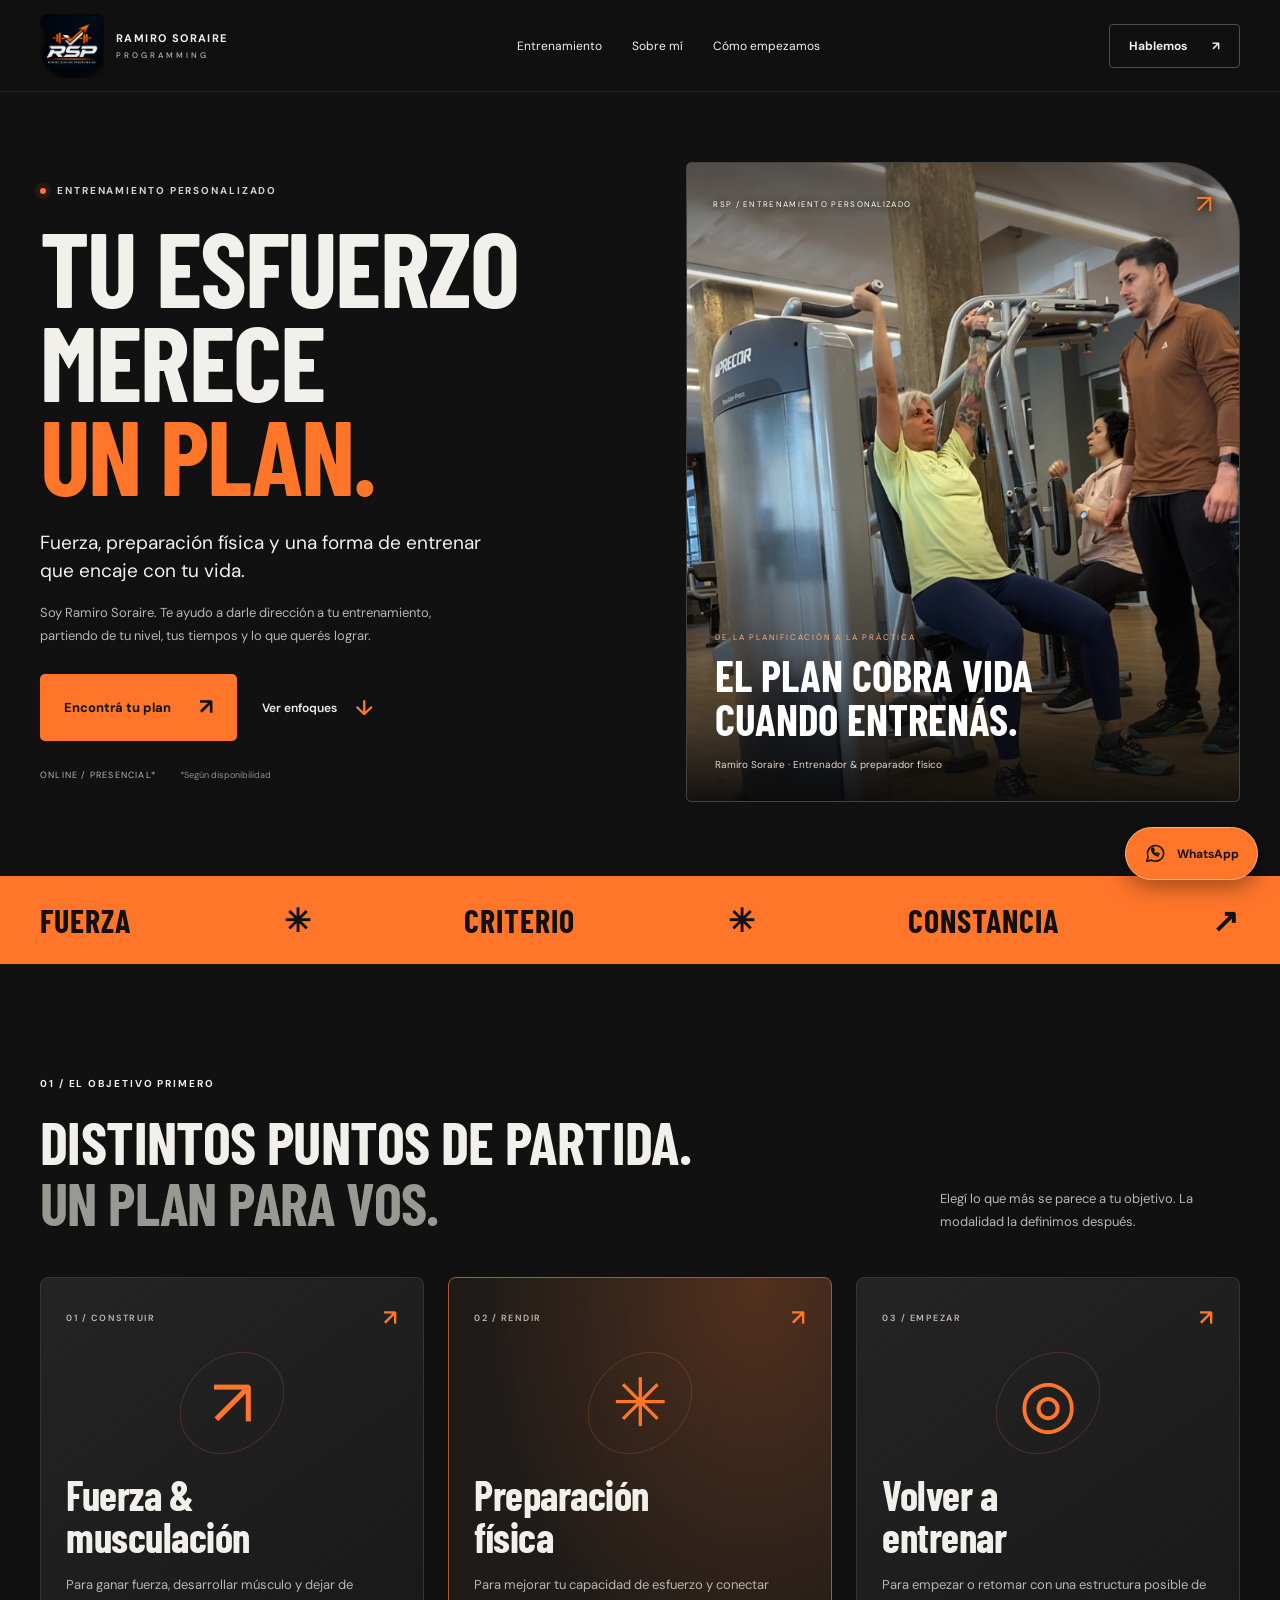
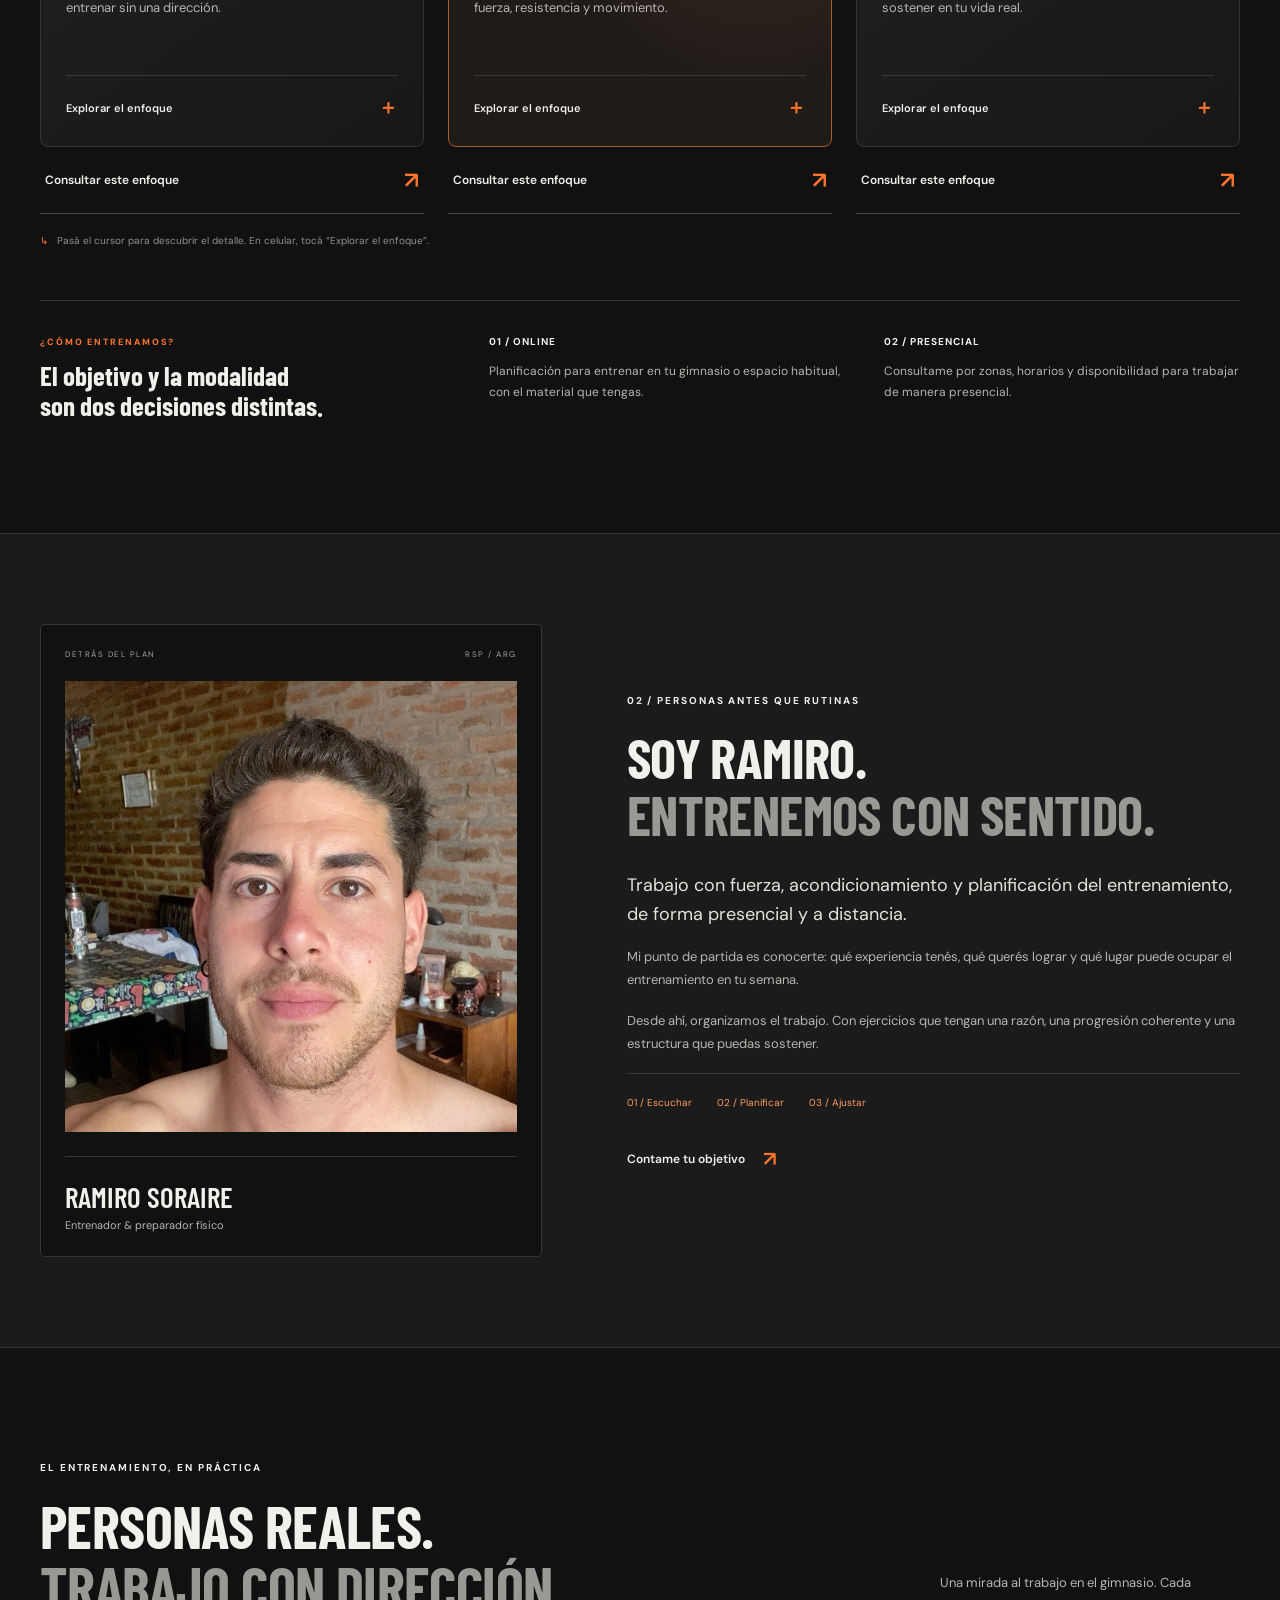
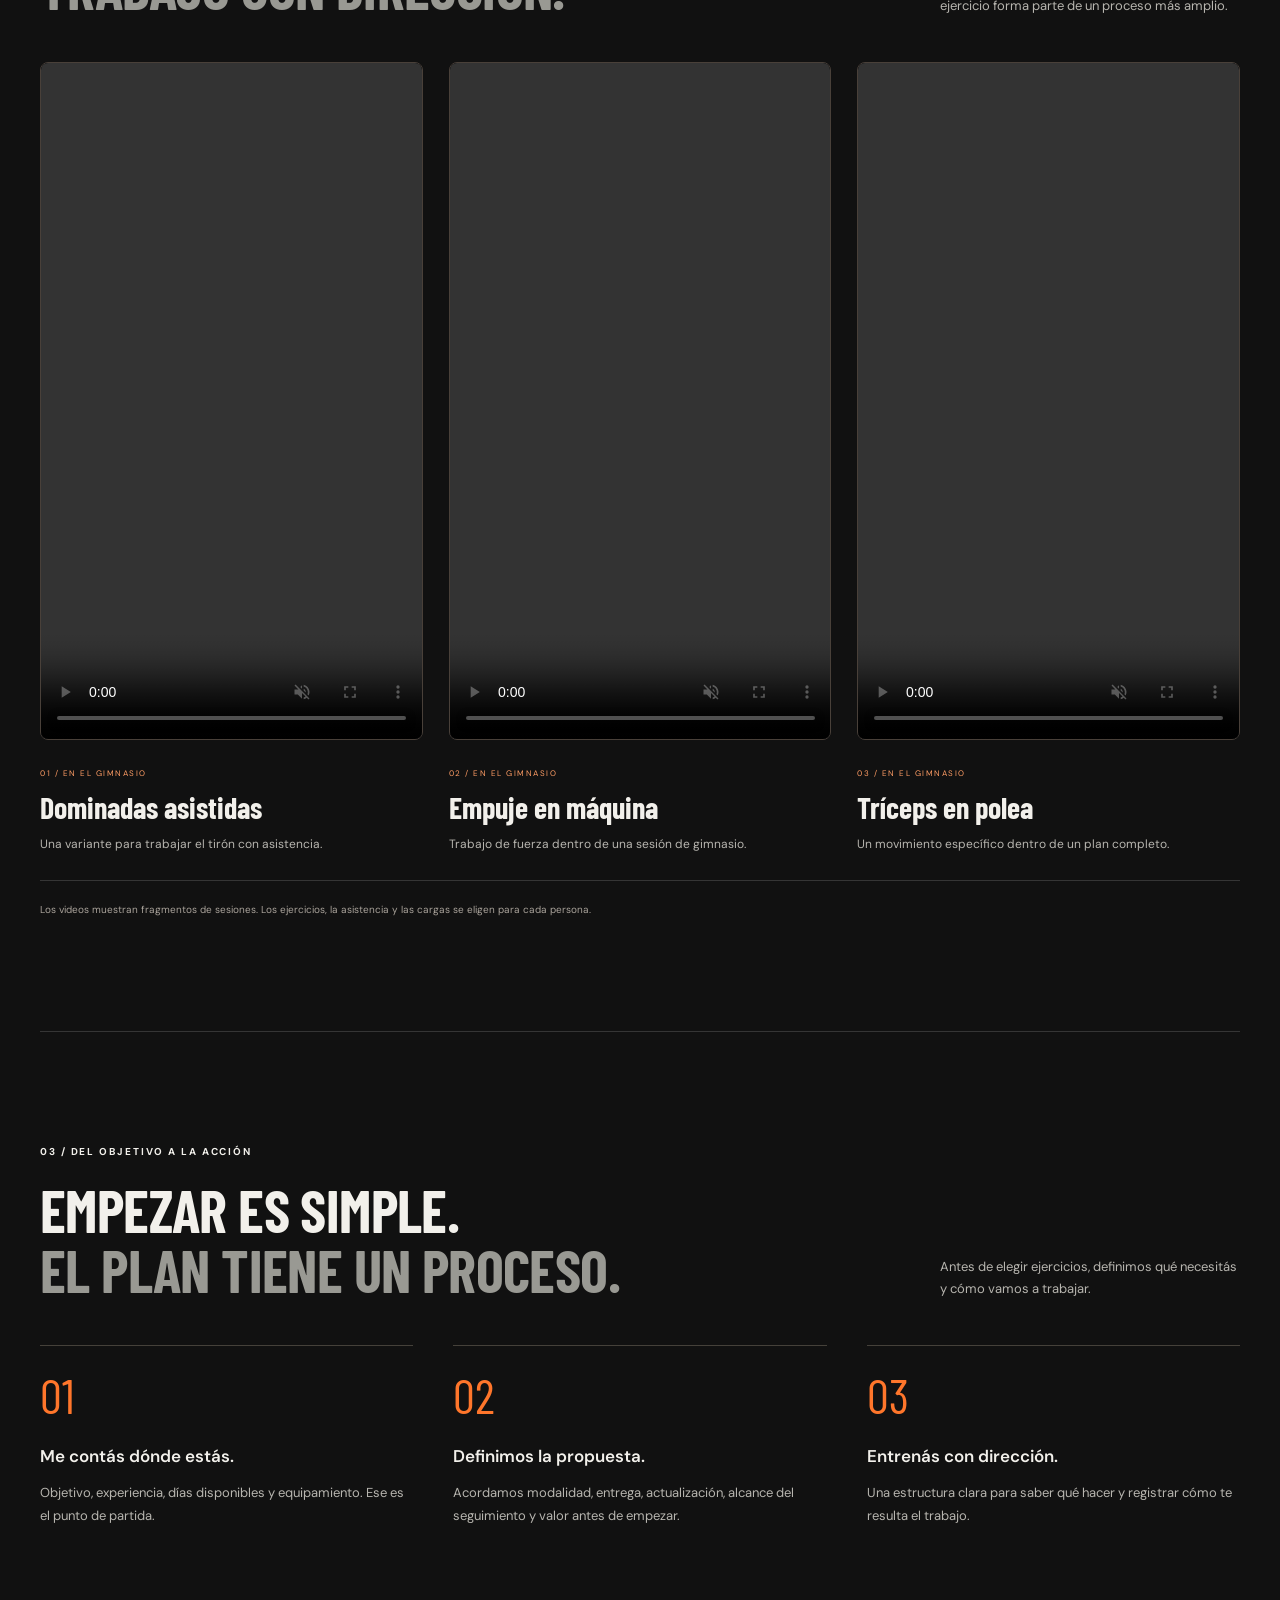
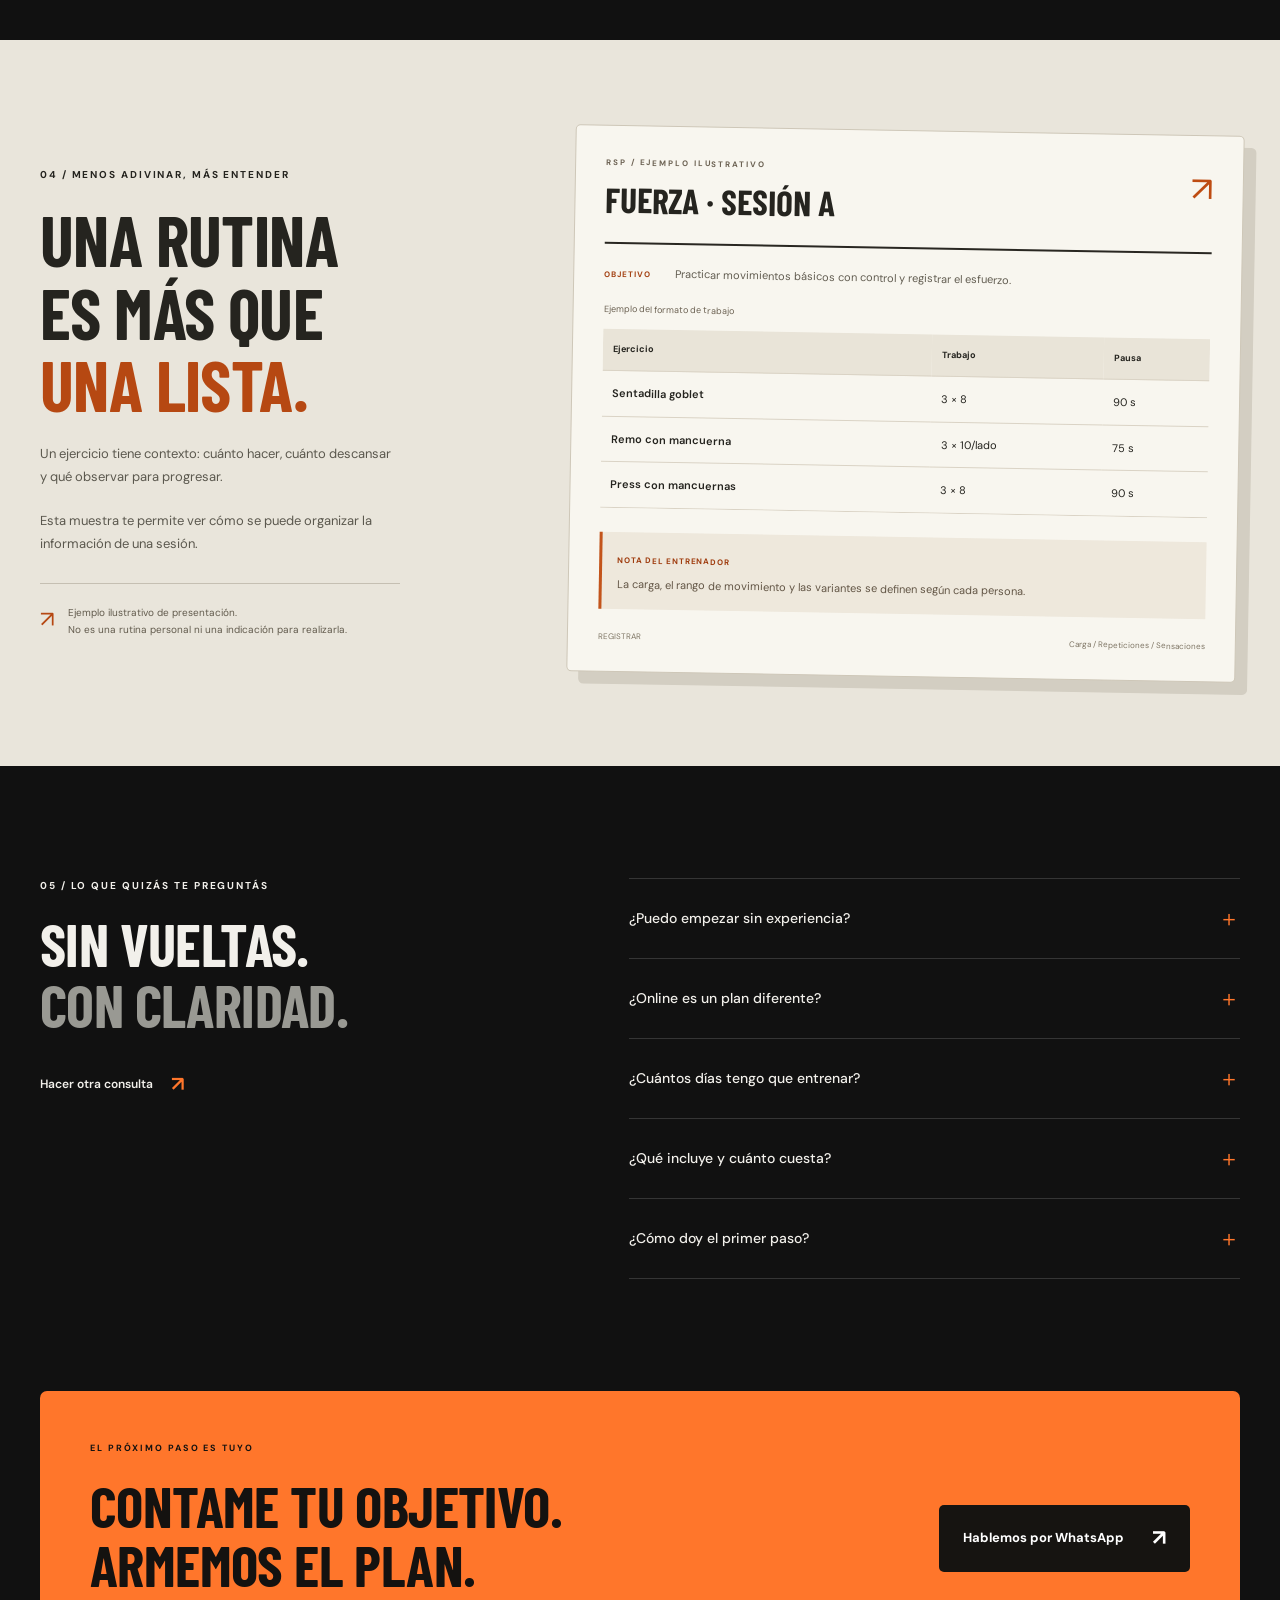
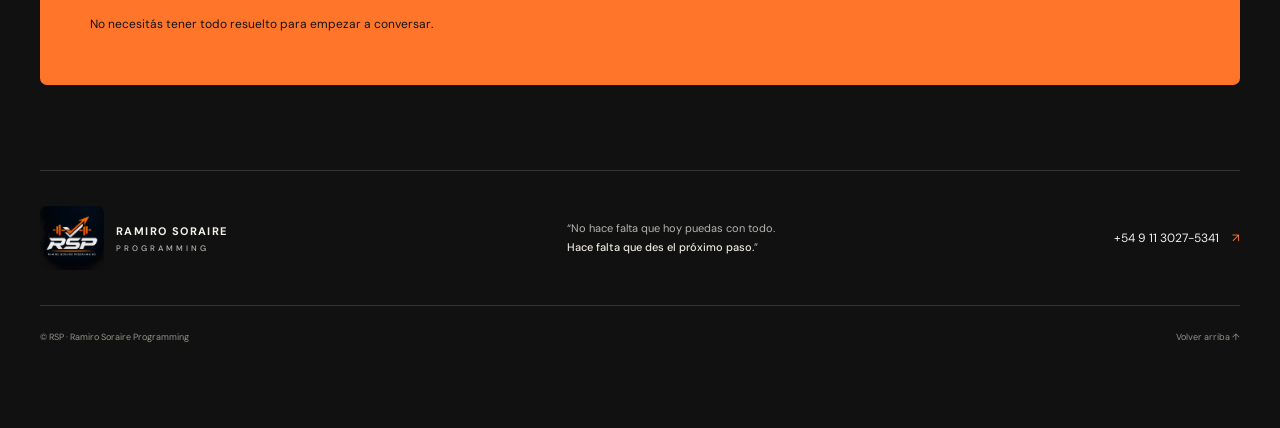
<file: Emprendimiento/index.html>
<!doctype html>
<html lang="es-AR">
<head>
  <meta charset="utf-8">
  <meta name="viewport" content="width=device-width, initial-scale=1">
  <meta name="theme-color" content="#111111">
  <meta name="description" content="Entrená con Ramiro Soraire. Planificación personalizada de fuerza y preparación física, online o presencial según disponibilidad. Encontrá un plan que se adapte a vos.">
  <meta property="og:type" content="website">
  <meta property="og:locale" content="es_AR">
  <meta property="og:title" content="RSP — Tu esfuerzo merece un plan.">
  <meta property="og:description" content="Entrenamiento personalizado con Ramiro Soraire. Fuerza, preparación física y un proceso pensado para vos.">
  <meta property="og:url" content="https://ramasoraire-hue.github.io/RSP/">
  <meta property="og:image" content="https://ramasoraire-hue.github.io/RSP/RSP_logo_principal.png">
  <link rel="canonical" href="https://ramasoraire-hue.github.io/RSP/">
  <link rel="icon" href="./RSP_logo_principal.png" type="image/png">
  <link rel="preconnect" href="https://fonts.googleapis.com">
  <link rel="preconnect" href="https://fonts.gstatic.com" crossorigin>
  <link href="https://fonts.googleapis.com/css2?family=Barlow+Condensed:wght@600;700;800&family=DM+Sans:wght@400;500;600;700&display=swap" rel="stylesheet">
  <link rel="stylesheet" href="./style.css">
  <title>RSP — Entrenamiento personalizado | Ramiro Soraire</title>
</head>
<body id="inicio">
  <a class="skip-link" href="#contenido">Saltar al contenido</a>
  <header class="site-header">
    <div class="wrap nav-wrap">
      <a class="brand" href="#inicio" aria-label="RSP — Inicio">
        <img src="./RSP_logo_principal.png" width="72" height="72" alt="RSP">
        <span>RAMIRO SORAIRE<small>PROGRAMMING</small></span>
      </a>
      <nav aria-label="Navegación principal">
        <a href="#enfoques">Entrenamiento</a><a href="#ramiro">Sobre mí</a><a href="#metodo">Cómo empezamos</a>
      </nav>
      <a class="header-cta" href="https://wa.me/5491130275341?text=Hola%20Rama%2C%20quiero%20consultar%20por%20un%20entrenamiento%20personalizado.">Hablemos <span aria-hidden="true">↗</span></a>
    </div>
  </header>

  <main id="contenido">
    <section class="hero wrap" aria-labelledby="hero-title">
      <div class="hero-copy">
        <p class="eyebrow"><span class="signal"></span> ENTRENAMIENTO PERSONALIZADO</p>
        <h1 id="hero-title">TU ESFUERZO<br>MERECE<br><em>UN PLAN.</em></h1>
        <p class="hero-lead">Fuerza, preparación física y una forma de entrenar que encaje con tu vida.</p>
        <p class="hero-description">Soy Ramiro Soraire. Te ayudo a darle dirección a tu entrenamiento, partiendo de tu nivel, tus tiempos y lo que querés lograr.</p>
        <div class="hero-actions">
          <a class="btn btn-orange" href="https://wa.me/5491130275341?text=Hola%20Rama%2C%20quiero%20encontrar%20un%20plan%20para%20m%C3%AD.%20Mi%20objetivo%20es%3A%20">Encontrá tu plan <span aria-hidden="true">↗</span></a>
          <a class="text-link" href="#enfoques">Ver enfoques <span aria-hidden="true">↓</span></a>
        </div>
        <div class="hero-bottom"><span>ONLINE / PRESENCIAL*</span><span>*Según disponibilidad</span></div>
      </div>
      <figure class="hero-stage photo-stage">
        <img class="coaching-photo" src="./imagenes/ramiro-entrenando.jpeg" alt="Ramiro acompañando a una alumna durante un ejercicio de fuerza en el gimnasio" width="710" height="1536" fetchpriority="high">
        <div class="photo-topline"><span>RSP / ENTRENAMIENTO PERSONALIZADO</span><span aria-hidden="true">↗</span></div>
        <figcaption class="photo-caption"><span>DE LA PLANIFICACIÓN A LA PRÁCTICA</span><strong>EL PLAN COBRA VIDA<br>CUANDO ENTRENÁS.</strong><p>Ramiro Soraire · Entrenador & preparador físico</p></figcaption>
      </figure>
    </section>

    <div class="manifesto-strip" aria-label="Fuerza, criterio y constancia">
      <div class="wrap"><span>FUERZA</span><span aria-hidden="true">✳</span><span>CRITERIO</span><span aria-hidden="true">✳</span><span>CONSTANCIA</span><span aria-hidden="true">↗</span></div>
    </div>

    <section class="section wrap" id="enfoques" aria-labelledby="enfoques-title">
      <div class="section-head"><div><p class="eyebrow">01 / EL OBJETIVO PRIMERO</p><h2 id="enfoques-title">DISTINTOS PUNTOS DE PARTIDA.<br><span>UN PLAN PARA VOS.</span></h2></div><p>Elegí lo que más se parece a tu objetivo. La modalidad la definimos después.</p></div>
      <div class="plans-grid"><article class="plan " aria-labelledby="title-fuerza">
  <div class="flip-shell">
    <input class="flip-toggle" type="checkbox" id="flip-fuerza" aria-label="Mostrar u ocultar detalles: fuerza" aria-controls="back-fuerza">
    <div class="flip-inner">
      <div class="face face-front">
        <div class="card-meta"><span>01 / CONSTRUIR</span><span class="mini-arrow" aria-hidden="true">↗</span></div>
        <div class="card-art" aria-hidden="true"><span>↗</span></div>
        <h3 id="title-fuerza">Fuerza &<br>musculación</h3><p>Para ganar fuerza, desarrollar músculo y dejar de entrenar sin una dirección.</p>
        <label class="flip-label" for="flip-fuerza"><span>Explorar el enfoque</span><span aria-hidden="true">＋</span></label>
      </div>
      <div class="face face-back" id="back-fuerza">
        <div class="card-meta"><span>01 / EL ENFOQUE</span><span aria-hidden="true">↗</span></div>
        <h3>Una base que crece con vos.</h3><ul><li>Ejercicios elegidos según tu nivel y material.</li><li>Series, repeticiones y descansos definidos.</li><li>Cargas orientadas por tu capacidad y esfuerzo.</li><li>Progresión del trabajo a lo largo del plan.</li></ul>
        <p class="card-note">La propuesta final se define después de conocer tus objetivos y disponibilidad.</p>
        <label class="flip-label" for="flip-fuerza"><span>Volver a la portada</span><span aria-hidden="true">↶</span></label>
      </div>
    </div>
  </div>
  <a class="plan-contact" href="https://wa.me/5491130275341?text=Hola%20Rama%2C%20me%20interesa%20el%20entrenamiento%20de%20fuerza%20y%20musculaci%C3%B3n." aria-label="Consultar por fuerza en WhatsApp">Consultar este enfoque <span aria-hidden="true">↗</span></a>
</article><article class="plan plan-emphasis" aria-labelledby="title-rendimiento">
  <div class="flip-shell">
    <input class="flip-toggle" type="checkbox" id="flip-rendimiento" aria-label="Mostrar u ocultar detalles: rendimiento" aria-controls="back-rendimiento">
    <div class="flip-inner">
      <div class="face face-front">
        <div class="card-meta"><span>02 / RENDIR</span><span class="mini-arrow" aria-hidden="true">↗</span></div>
        <div class="card-art" aria-hidden="true"><span>✳</span></div>
        <h3 id="title-rendimiento">Preparación<br>física</h3><p>Para mejorar tu capacidad de esfuerzo y conectar fuerza, resistencia y movimiento.</p>
        <label class="flip-label" for="flip-rendimiento"><span>Explorar el enfoque</span><span aria-hidden="true">＋</span></label>
      </div>
      <div class="face face-back" id="back-rendimiento">
        <div class="card-meta"><span>02 / EL ENFOQUE</span><span aria-hidden="true">↗</span></div>
        <h3>Cada estímulo tiene un propósito.</h3><ul><li>Trabajo de fuerza y acondicionamiento.</li><li>Distribución del volumen y la intensidad.</li><li>Recuperación contemplada en la planificación.</li><li>Adaptaciones a tu objetivo y punto de partida.</li></ul>
        <p class="card-note">La propuesta final se define después de conocer tus objetivos y disponibilidad.</p>
        <label class="flip-label" for="flip-rendimiento"><span>Volver a la portada</span><span aria-hidden="true">↶</span></label>
      </div>
    </div>
  </div>
  <a class="plan-contact" href="https://wa.me/5491130275341?text=Hola%20Rama%2C%20me%20interesa%20mejorar%20mi%20preparaci%C3%B3n%20f%C3%ADsica." aria-label="Consultar por rendimiento en WhatsApp">Consultar este enfoque <span aria-hidden="true">↗</span></a>
</article><article class="plan " aria-labelledby="title-empezar">
  <div class="flip-shell">
    <input class="flip-toggle" type="checkbox" id="flip-empezar" aria-label="Mostrar u ocultar detalles: empezar" aria-controls="back-empezar">
    <div class="flip-inner">
      <div class="face face-front">
        <div class="card-meta"><span>03 / EMPEZAR</span><span class="mini-arrow" aria-hidden="true">↗</span></div>
        <div class="card-art" aria-hidden="true"><span>◎</span></div>
        <h3 id="title-empezar">Volver a<br>entrenar</h3><p>Para empezar o retomar con una estructura posible de sostener en tu vida real.</p>
        <label class="flip-label" for="flip-empezar"><span>Explorar el enfoque</span><span aria-hidden="true">＋</span></label>
      </div>
      <div class="face face-back" id="back-empezar">
        <div class="card-meta"><span>03 / EL ENFOQUE</span><span aria-hidden="true">↗</span></div>
        <h3>El primer paso también se planifica.</h3><ul><li>Un punto de partida acorde a tu experiencia.</li><li>Aprendizaje y práctica de movimientos básicos.</li><li>Frecuencia ajustada a tus tiempos disponibles.</li><li>Aumento gradual del trabajo.</li></ul>
        <p class="card-note">La propuesta final se define después de conocer tus objetivos y disponibilidad.</p>
        <label class="flip-label" for="flip-empezar"><span>Volver a la portada</span><span aria-hidden="true">↶</span></label>
      </div>
    </div>
  </div>
  <a class="plan-contact" href="https://wa.me/5491130275341?text=Hola%20Rama%2C%20quiero%20empezar%20o%20retomar%20el%20entrenamiento." aria-label="Consultar por empezar en WhatsApp">Consultar este enfoque <span aria-hidden="true">↗</span></a>
</article></div>
      <p class="interaction-hint"><span aria-hidden="true">↳</span> Pasá el cursor para descubrir el detalle. En celular, tocá “Explorar el enfoque”.</p>
      <div class="modalities">
        <div><p class="eyebrow">¿CÓMO ENTRENAMOS?</p><h3>El objetivo y la modalidad<br>son dos decisiones distintas.</h3></div>
        <div><span class="mode-tag">01 / ONLINE</span><p>Planificación para entrenar en tu gimnasio o espacio habitual, con el material que tengas.</p></div>
        <div><span class="mode-tag">02 / PRESENCIAL</span><p>Consultame por zonas, horarios y disponibilidad para trabajar de manera presencial.</p></div>
      </div>
    </section>

    <section class="coach-section" id="ramiro" aria-labelledby="ramiro-title">
      <div class="wrap coach-grid">
        <div class="brand-panel portrait-panel">
          <div class="panel-label"><span>DETRÁS DEL PLAN</span><span>RSP / ARG</span></div>
          <div class="portrait-frame"><img src="./imagenes/ramiro-retrato.jpeg" alt="Retrato de Ramiro Soraire" width="1080" height="1440" loading="lazy"></div>
          <div class="panel-signature">RAMIRO SORAIRE<span>Entrenador & preparador físico</span></div>
        </div>
        <div class="coach-copy">
          <p class="eyebrow">02 / PERSONAS ANTES QUE RUTINAS</p>
          <h2 id="ramiro-title">SOY RAMIRO.<br><span>ENTRENEMOS CON SENTIDO.</span></h2>
          <p class="large-copy">Trabajo con fuerza, acondicionamiento y planificación del entrenamiento, de forma presencial y a distancia.</p>
          <p>Mi punto de partida es conocerte: qué experiencia tenés, qué querés lograr y qué lugar puede ocupar el entrenamiento en tu semana.</p>
          <p>Desde ahí, organizamos el trabajo. Con ejercicios que tengan una razón, una progresión coherente y una estructura que puedas sostener.</p>
          <div class="coach-principles"><span>01 / Escuchar</span><span>02 / Planificar</span><span>03 / Ajustar</span></div>
          <a class="text-link" href="https://wa.me/5491130275341?text=Hola%20Rama%2C%20quiero%20contarte%20mi%20objetivo%20y%20conocer%20c%C3%B3mo%20trabaj%C3%A1s.">Contame tu objetivo <span aria-hidden="true">↗</span></a>
        </div>
      </div>
    </section>


    <section class="section wrap training-films" id="en-practica" aria-labelledby="films-title">
      <div class="section-head"><div><p class="eyebrow">EL ENTRENAMIENTO, EN PRÁCTICA</p><h2 id="films-title">PERSONAS REALES.<br><span>TRABAJO CON DIRECCIÓN.</span></h2></div><p>Una mirada al trabajo en el gimnasio. Cada ejercicio forma parte de un proceso más amplio.</p></div>
      <div class="films-grid"><figure class="film-card"><div class="film-frame"><video controls playsinline muted preload="metadata" aria-label="Video de dominadas asistidas" width="576" height="1024"><source src="./videos/dominadas-asistidas.mp4#t=0.5" type="video/mp4">Tu navegador no puede reproducir este video. <a href="./videos/dominadas-asistidas.mp4">Abrir el video de dominadas asistidas</a>.</video></div><figcaption><span class="film-number">01 / EN EL GIMNASIO</span><h3>Dominadas asistidas</h3><p>Una variante para trabajar el tirón con asistencia.</p></figcaption></figure><figure class="film-card"><div class="film-frame"><video controls playsinline muted preload="metadata" aria-label="Video de empuje en máquina" width="576" height="1024"><source src="./videos/pecho-en-maquina.mp4#t=0.5" type="video/mp4">Tu navegador no puede reproducir este video. <a href="./videos/pecho-en-maquina.mp4">Abrir el video de empuje en máquina</a>.</video></div><figcaption><span class="film-number">02 / EN EL GIMNASIO</span><h3>Empuje en máquina</h3><p>Trabajo de fuerza dentro de una sesión de gimnasio.</p></figcaption></figure><figure class="film-card"><div class="film-frame"><video controls playsinline muted preload="metadata" aria-label="Video de tríceps en polea" width="576" height="1024"><source src="./videos/triceps-en-polea.mp4#t=0.5" type="video/mp4">Tu navegador no puede reproducir este video. <a href="./videos/triceps-en-polea.mp4">Abrir el video de tríceps en polea</a>.</video></div><figcaption><span class="film-number">03 / EN EL GIMNASIO</span><h3>Tríceps en polea</h3><p>Un movimiento específico dentro de un plan completo.</p></figcaption></figure></div>
      <p class="films-note">Los videos muestran fragmentos de sesiones. Los ejercicios, la asistencia y las cargas se eligen para cada persona.</p>
    </section>

    <section class="section wrap" id="metodo" aria-labelledby="metodo-title">
      <div class="section-head"><div><p class="eyebrow">03 / DEL OBJETIVO A LA ACCIÓN</p><h2 id="metodo-title">EMPEZAR ES SIMPLE.<br><span>EL PLAN TIENE UN PROCESO.</span></h2></div><p>Antes de elegir ejercicios, definimos qué necesitás y cómo vamos a trabajar.</p></div>
      <ol class="process-grid">
        <li><span class="process-number">01</span><h3>Me contás dónde estás.</h3><p>Objetivo, experiencia, días disponibles y equipamiento. Ese es el punto de partida.</p></li>
        <li><span class="process-number">02</span><h3>Definimos la propuesta.</h3><p>Acordamos modalidad, entrega, actualización, alcance del seguimiento y valor antes de empezar.</p></li>
        <li><span class="process-number">03</span><h3>Entrenás con dirección.</h3><p>Una estructura clara para saber qué hacer y registrar cómo te resulta el trabajo.</p></li>
      </ol>
    </section>

    <section class="example-section" aria-labelledby="example-title">
      <div class="wrap example-grid">
        <div>
          <p class="eyebrow">04 / MENOS ADIVINAR, MÁS ENTENDER</p>
          <h2 id="example-title">UNA RUTINA<br>ES MÁS QUE<br><span>UNA LISTA.</span></h2>
          <p>Un ejercicio tiene contexto: cuánto hacer, cuánto descansar y qué observar para progresar.</p>
          <p>Esta muestra te permite ver cómo se puede organizar la información de una sesión.</p>
          <div class="example-note"><span aria-hidden="true">↗</span><p>Ejemplo ilustrativo de presentación.<br>No es una rutina personal ni una indicación para realizarla.</p></div>
        </div>
        <div class="workout-sheet">
          <div class="workout-head"><div><p class="eyebrow">RSP / EJEMPLO ILUSTRATIVO</p><h3>FUERZA · SESIÓN A</h3></div><span aria-hidden="true">↗</span></div>
          <div class="workout-objective"><span>OBJETIVO</span><p>Practicar movimientos básicos con control y registrar el esfuerzo.</p></div>
          <div class="table-scroll" tabindex="0" aria-label="Muestra de planificación; desplazá horizontalmente si hace falta">
            <table><caption>Ejemplo del formato de trabajo</caption><thead><tr><th scope="col">Ejercicio</th><th scope="col">Trabajo</th><th scope="col">Pausa</th></tr></thead><tbody>
              <tr><th scope="row">Sentadilla goblet</th><td>3 × 8</td><td>90 s</td></tr>
              <tr><th scope="row">Remo con mancuerna</th><td>3 × 10/lado</td><td>75 s</td></tr>
              <tr><th scope="row">Press con mancuernas</th><td>3 × 8</td><td>90 s</td></tr>
            </tbody></table>
          </div>
          <div class="coach-note"><span>NOTA DEL ENTRENADOR</span><p>La carga, el rango de movimiento y las variantes se definen según cada persona.</p></div>
          <div class="workout-foot"><span>REGISTRAR</span><span>Carga / Repeticiones / Sensaciones</span></div>
        </div>
      </div>
    </section>

    <section class="section wrap faq-section" aria-labelledby="faq-title">
      <div><p class="eyebrow">05 / LO QUE QUIZÁS TE PREGUNTÁS</p><h2 id="faq-title">SIN VUELTAS.<br><span>CON CLARIDAD.</span></h2><a class="text-link" href="https://wa.me/5491130275341?text=Hola%20Rama%2C%20tengo%20una%20consulta%20sobre%20tus%20planes%20de%20entrenamiento.">Hacer otra consulta <span aria-hidden="true">↗</span></a></div>
      <div class="faq-list">
        <details><summary>¿Puedo empezar sin experiencia?<span aria-hidden="true">＋</span></summary><p>Sí. La propuesta parte de tu experiencia actual. Si recién empezás, el foco está en aprender los movimientos y construir una base de forma gradual.</p></details>
        <details><summary>¿Online es un plan diferente?<span aria-hidden="true">＋</span></summary><p>Online es la modalidad. El objetivo puede ser fuerza, preparación física o retomar el entrenamiento. Elegimos el enfoque según lo que necesitás.</p></details>
        <details><summary>¿Cuántos días tengo que entrenar?<span aria-hidden="true">＋</span></summary><p>Depende de tu objetivo y de tu disponibilidad. Primero buscamos una frecuencia que puedas sostener; después organizamos el trabajo.</p></details>
        <details><summary>¿Qué incluye y cuánto cuesta?<span aria-hidden="true">＋</span></summary><p>La propuesta se define según tu objetivo y la modalidad. Antes de empezar acordamos el valor, la forma de entrega, la frecuencia de actualización y el alcance del seguimiento.</p></details>
        <details><summary>¿Cómo doy el primer paso?<span aria-hidden="true">＋</span></summary><p>Escribime por WhatsApp con tu objetivo, experiencia, días disponibles y dónde entrenás. Con esa información conversamos sobre una propuesta para vos.</p></details>
      </div>
    </section>

    <section class="wrap contact-section" id="contacto" aria-labelledby="contact-title">
      <div class="contact-panel"><div><p class="eyebrow">EL PRÓXIMO PASO ES TUYO</p><h2 id="contact-title">CONTAME TU OBJETIVO.<br>ARMEMOS EL PLAN.</h2><p>No necesitás tener todo resuelto para empezar a conversar.</p></div><a class="btn btn-dark" href="https://wa.me/5491130275341?text=Hola%20Rama%2C%20quiero%20consultar%20por%20un%20plan.%20Mi%20objetivo%20es%3A%20__.%20Tengo%20experiencia%3A%20__.%20Puedo%20entrenar%20__%20d%C3%ADas%20por%20semana.">Hablemos por WhatsApp <span aria-hidden="true">↗</span></a></div>
    </section>
  </main>
  <footer class="wrap site-footer"><div class="footer-top"><a class="brand" href="#inicio" aria-label="RSP — Volver al inicio"><img src="./RSP_logo_principal.png" alt="RSP" width="72" height="72" loading="lazy"><span>RAMIRO SORAIRE<small>PROGRAMMING</small></span></a><p>“No hace falta que hoy puedas con todo.<br><strong>Hace falta que des el próximo paso.</strong>”</p><a href="https://wa.me/5491130275341">+54 9 11 3027-5341 <span aria-hidden="true">↗</span></a></div><div class="footer-bottom"><span>© RSP · Ramiro Soraire Programming</span><a href="#inicio">Volver arriba ↑</a></div></footer>
  <a class="floating-whatsapp" href="https://wa.me/5491130275341?text=Hola%20Rama%2C%20quiero%20consultar%20por%20un%20entrenamiento%20personalizado." aria-label="Escribile a Ramiro por WhatsApp">
    <svg viewBox="0 0 24 24" width="23" height="23" fill="none" stroke="currentColor" stroke-width="1.7" aria-hidden="true"><path d="M20.5 11.5a8.5 8.5 0 0 1-12.7 7.4L3 20l1.2-4.5A8.5 8.5 0 1 1 20.5 11.5Z"/><path d="M8 7.5c.5 4 2.5 6 6.5 7l1-2-2-1-1 1c-1.3-.6-2.4-1.7-3-3l1-1-1-2Z"/></svg><span>WhatsApp</span>
  </a>
</body></html>
</file>
<file: style.css>
/* RSP — one visual system for desktop and mobile. */
:root {
  --bg: #0e100f;
  --panel: #191d1a;
  --paper: #f2f0e9;
  --ink: #171a15;
  --orange: #ff7433;
  --orange-hover: #ff9c69;
  --muted: #b4b9ac;
  --line: #363b31;
  --display: "Barlow Condensed", "Arial Narrow", Impact, sans-serif;
  --body: "DM Sans", Arial, sans-serif;
}
*, *::before, *::after { box-sizing: border-box; }
html { scroll-behavior: smooth; scroll-padding-top: 106px; }
body { margin: 0; background: var(--bg); color: var(--paper); font: 15px/1.7 var(--body); -webkit-font-smoothing: antialiased; }
img, video { display: block; max-width: 100%; }
img { height: auto; }
a { color: inherit; text-decoration: none; }
button, summary { font: inherit; }
button { color: inherit; }
figure, p, h1, h2, h3, h4, ul, ol { margin: 0; }
ul, ol { padding: 0; }
button, a, summary { -webkit-tap-highlight-color: transparent; }
button, summary { cursor: pointer; }
[hidden] { display: none !important; }
::selection { background: var(--orange); color: var(--ink); }
:focus-visible { outline: 3px solid var(--orange); outline-offset: 6px; }
.wrap { width: min(1240px, calc(100% - 80px)); margin-inline: auto; }
.section { padding-block: 100px; }
h1, h2, h3 { font-family: var(--display); font-weight: 700; line-height: .98; letter-spacing: -.5px; text-transform: uppercase; }
h2 { font-size: clamp(48px, 5.7vw, 78px); }
h2 span, h3 span { color: var(--orange); }
.eyebrow, .meta { font-size: 10px; font-weight: 700; letter-spacing: 1.5px; line-height: 1.6; text-transform: uppercase; }
.eyebrow { display: flex; align-items: center; gap: 10px; }
.eyebrow::before { content: ""; flex: 0 0 6px; height: 6px; background: var(--orange); }
.btn { display: inline-flex; justify-content: space-between; align-items: center; gap: 30px; min-height: 56px; padding: 16px 23px; font-size: 13px; line-height: 1.5; font-weight: 700; border: 1px solid transparent; border-radius: 8px; transition: background .2s, transform .2s, box-shadow .2s; }
.btn > span { font-size: 25px; line-height: 1; font-weight: 400; transition: transform .2s; }
.btn:hover > span, .text-link:hover > span { transform: translate(3px, -3px); }
.btn-orange { color: var(--ink); background: var(--orange); box-shadow: 0 7px 25px #ff74331c; }
.btn-orange:hover { background: var(--orange-hover); transform: translateY(-3px); box-shadow: 0 12px 32px #ff743333; }
.btn-dark { background: var(--ink); color: var(--paper); }
.btn-dark:hover { background: #30382a; transform: translateY(-3px); }
.text-link { display: inline-flex; align-items: center; justify-content: space-between; gap: 22px; font-size: 12px; line-height: 1.5; font-weight: 600; padding-block: 12px; border-bottom: 1px solid currentColor; }
.text-link > span { font-size: 21px; transition: transform .2s; }
.skip-link { position: fixed; top: 10px; left: 10px; z-index: 100; background: var(--paper); color: var(--ink); padding: 12px; transform: translateY(-160%); }
.skip-link:focus { transform: none; }
.section-head { display: flex; justify-content: space-between; align-items: flex-end; gap: 40px; margin-bottom: 42px; }
.section-head .eyebrow { margin-bottom: 22px; }
.section-head > p { font-size: 14px; color: var(--muted); max-width: 260px; padding-bottom: 3px; }
/* Header and progressive mobile navigation. */
.site-header { position: sticky; top: 0; z-index: 40; border-bottom: 1px solid var(--line); background: rgba(14, 16, 15, .92); backdrop-filter: blur(14px); }
.nav-wrap { display: flex; align-items: center; justify-content: space-between; gap: 26px; min-height: 86px; }
.brand { display: flex; align-items: center; gap: 12px; flex-shrink: 0; }
.brand img { width: 46px; height: 46px; object-fit: contain; }
.brand > span { font-size: 10px; letter-spacing: 1.1px; line-height: 1.7; font-weight: 700; }
.brand small { display: block; color: var(--muted); font-size: 8px; letter-spacing: 2.7px; }
.nav-wrap nav { display: flex; gap: 25px; align-items: center; }
.nav-wrap nav a { position: relative; font-size: 11px; padding-block: 12px; color: #d9dccf; transition: color .2s; }
.nav-wrap nav a::after { content: ''; position: absolute; bottom: 5px; left: 0; width: 100%; height: 2px; background: var(--orange); transform: scaleX(0); transform-origin: left; transition: transform .2s; }
.nav-wrap nav a:hover::after { transform: scaleX(1); }
.nav-wrap nav a:hover { color: var(--orange); }
.nav-wrap nav .nav-instagram { color: var(--orange); }
.header-cta { display: flex; justify-content: space-between; align-items: center; gap: 36px; padding: 11px 17px; border: 1px solid var(--orange); border-radius: 7px; background: var(--orange); color: var(--ink); font-size: 12px; font-weight: 700; }
.header-cta:hover { background: var(--orange-hover); border-color: var(--orange-hover); }
.header-cta span { color: var(--ink); font-size: 23px; }
.menu-toggle { display: none; }
/* Hero */
.hero { position: relative; isolation: isolate; display: grid; grid-template-columns: 1.08fr 1fr; gap: 0 48px; padding-top: 42px; }
.hero::before { content: ''; position: absolute; inset: 0 -40px; z-index: -1; pointer-events: none; background: radial-gradient(ellipse at 15% 28%, #ff743326, transparent 57%), radial-gradient(ellipse at 94% 80%, #ff74330a, transparent 45%); }
.hero-copy { padding-block: 22px 30px; align-self: center; }
.hero .eyebrow { color: #f3bd9c; margin-bottom: 25px; width: fit-content; padding: 7px 11px; border: 1px solid #ff743346; border-radius: 30px; background: #ff74330a; }
.hero h1 { font-size: clamp(80px, 8.8vw, 122px); font-weight: 800; line-height: .9; letter-spacing: -1px; }
.hero h1 em { color: var(--orange); font-style: normal; background: linear-gradient(100deg, #ff6c27 10%, #ffb07d 100%); -webkit-background-clip: text; background-clip: text; -webkit-text-fill-color: transparent; }
.hero-outline { color: var(--paper); }
@supports (-webkit-text-stroke: 1px white) { .hero-outline { color: transparent; -webkit-text-stroke: 1.4px #d8d8cc; } }
.hero-lead { margin-top: 29px; font-size: 17px; line-height: 1.6; }
.hero-lead strong { font-weight: 500; color: #c4c9ba; }
.hero-description { color: var(--muted); font-size: 14px; max-width: 390px; margin-top: 15px; }
.hero-actions { display: flex; align-items: center; flex-wrap: wrap; gap: 12px 28px; margin-top: 28px; }
.hero-actions .btn { min-width: 210px; }
.hero-actions .text-link { border-bottom: 0; }
.hero-facts { display: grid; gap: 7px; margin-top: 27px; font-size: 11px; color: #c4c9ba; }
.hero-facts span { display: flex; align-items: center; gap: 9px; }
.hero-facts i { width: 5px; height: 5px; border-radius: 50%; background: var(--orange); box-shadow: 0 0 0 3px #ff743319; flex-shrink: 0; }
.hero-photo { min-height: 635px; position: relative; background: #30362b; overflow: hidden; border-radius: 12px 75px 12px 12px; border: 1px solid #ff74334a; box-shadow: 0 25px 70px #0005; }
.hero-photo > img { width: 100%; height: 100%; position: absolute; inset: 0; object-fit: cover; object-position: 51% 42%; }
.hero-photo::after { content: ""; position: absolute; inset: 0; pointer-events: none; background: linear-gradient(180deg, rgba(0,0,0,.25), transparent 24%, transparent 52%, rgba(0,0,0,.86)); }
.photo-meta { position: absolute; z-index: 1; inset: 24px 24px auto; display: flex; justify-content: space-between; gap: 10px; color: #fff; font-size: 9px; font-weight: 600; letter-spacing: 1.1px; }
.photo-meta > span:first-child { display: flex; align-items: center; gap: 8px; }
.photo-meta > span:first-child::before { content: ""; width: 5px; height: 5px; background: var(--orange); }
.photo-caption { position: absolute; z-index: 1; bottom: 30px; left: 29px; right: 77px; color: #fff; }
.photo-label { display: block; font-size: 8px; letter-spacing: 1.3px; color: #dadfd2; margin-bottom: 13px; }
.photo-caption strong { display: block; font: 600 clamp(30px, 3.3vw, 43px)/1 var(--display); }
.photo-byline { display: block; color: #c8cebf; font-size: 10px; margin-top: 14px; }
.photo-play { position: absolute; z-index: 2; right: 24px; bottom: 30px; display: grid; place-items: center; width: 49px; height: 49px; border-radius: 50%; background: var(--orange); color: var(--ink); font-size: 28px; transition: transform .2s, background .2s; }
.photo-play:hover { background: var(--orange-hover); transform: rotate(45deg); }
.hero-bottom { grid-column: 1/-1; display: flex; justify-content: space-between; gap: 20px; padding-block: 23px; font-size: 9px; letter-spacing: 1.4px; color: var(--muted); }
.hero-bottom a { display: flex; gap: 20px; }
.hero-bottom a span { color: var(--orange); }
.manifesto { background: var(--orange); color: var(--ink); border-block: 1px solid #ffad75; background-image: repeating-linear-gradient(120deg, transparent 0 85px, #00000005 85px 86px); }
.manifesto .wrap { display: flex; justify-content: space-between; align-items: center; gap: 20px; padding-block: 19px; font: 700 35px/1 var(--display); letter-spacing: 1.2px; }
.manifesto b { font: 400 28px/1 Arial, sans-serif; }
/* Personal service and supporting offers. */
.personal { display: grid; grid-template-columns: 1.06fr 1fr; background: var(--paper); color: var(--ink); border-top: 5px solid var(--orange); border-radius: 12px; overflow: hidden; box-shadow: 0 20px 60px #0002; }
.personal-intro { padding: 38px 42px 42px; border-right: 1px solid #cecec3; background: radial-gradient(ellipse at top left, #ff743315, transparent 70%); }
.service-kicker { display: flex; justify-content: space-between; gap: 20px; font-size: 10px; font-weight: 700; letter-spacing: 1.1px; }
.service-kicker span { color: #6b705f; }
.personal h3 { font-size: clamp(41px, 4.8vw, 63px); margin-top: 32px; overflow-wrap: anywhere; }
.personal-intro > p:not(.service-kicker) { font-size: 14px; margin-top: 21px; max-width: 390px; color: #515848; }
.check-list { list-style: none; display: grid; gap: 9px; margin-top: 26px; }
.check-list li { display: flex; gap: 12px; font-size: 13px; }
.check-list li::before { content: "↗"; color: #a34117; font-size: 17px; }
.personal-intro .btn { margin-top: 29px; width: 100%; }
.personal-detail { padding: 42px; display: flex; flex-direction: column; justify-content: center; }
.mode { display: flex; gap: 20px; padding-block: 25px; }
.mode:first-child { padding-top: 0; border-bottom: 1px solid #c8ccbd; }
.mode-icon { display: grid; place-items: center; flex: 0 0 38px; height: 38px; border: 1px solid #c15d2b44; background: #ff74331a; border-radius: 8px; color: #a33e13; font-size: 24px; }
.mode .meta { color: #646c59; font-size: 9px; }
.mode h4 { font: 600 38px/1.1 var(--display); margin-top: 6px; text-transform: uppercase; }
.mode p:last-child { margin-top: 12px; font-size: 13px; color: #515848; }
.mode strong { color: var(--ink); font-weight: 600; }
.personal-foot { font-size: 11px; color: #5b6351; border-top: 1px solid #c8ccbd; padding-top: 18px; }
.secondary-heading { margin-top: 42px; display: flex; align-items: center; justify-content: space-between; gap: 20px; }
.secondary-heading > p:last-child { font-size: 11px; color: var(--muted); }
.secondary-services { display: grid; grid-template-columns: 1fr 1fr; gap: 24px; margin-top: 20px; }
.service-card { position: relative; isolation: isolate; overflow: hidden; background: linear-gradient(135deg, #252822, var(--panel) 65%); padding: 30px 34px; border: 1px solid #49503e; border-radius: 12px; display: flex; flex-direction: column; transition: border-color .25s, transform .25s, box-shadow .25s; }
.service-card:hover { border-color: #ff7433a0; transform: translateY(-5px); box-shadow: 0 15px 40px #0004; }
.service-card::before { content: ''; position: absolute; right: -35px; top: -65px; z-index: -1; width: 190px; height: 190px; border: 1px solid #ff74331f; border-radius: 50%; box-shadow: 0 0 0 35px #ff743305, 0 0 0 70px #ff743303; }
.service-card:nth-child(2) { background: linear-gradient(135deg, #30251e, var(--panel) 65%); }
.service-top { display: flex; justify-content: space-between; align-items: center; gap: 20px; color: var(--muted); font-size: 9px; letter-spacing: 1px; }
.service-code { font: 600 33px/1 var(--display); color: var(--orange); }
.service-card h3 { font-size: clamp(40px, 4.1vw, 56px); margin-top: 22px; }
.service-card > p { font-size: 13px; color: #c0c6b6; max-width: 420px; margin-block: 21px 24px; }
.service-card details { border-top: 1px solid #3e4935; }
summary { list-style: none; }
summary::-webkit-details-marker { display: none; }
.service-card summary { display: flex; justify-content: space-between; align-items: center; gap: 18px; padding-block: 15px; font-size: 12px; }
summary > span:last-child:not(.bundle-summary) { flex-shrink: 0; }
.service-card summary span, .faq-list summary span { color: var(--orange); font-size: 22px; line-height: 1; font-weight: 400; }
details[open] > summary > span:last-child:not(.bundle-summary) { transform: rotate(45deg); }
.service-card details ul { padding: 0 0 21px 17px; font-size: 12px; color: var(--muted); }
.service-card details li + li { margin-top: 8px; }
.service-card > .text-link { margin-top: auto; align-self: flex-start; color: var(--paper); }
.bundle { margin-top: 25px; border-block: 1px solid var(--line); }
.bundle > summary { padding-block: 23px; display: flex; align-items: center; justify-content: space-between; gap: 24px; font-size: 13px; }
.bundle-summary { display: flex; align-items: center; gap: 20px; font-size: 9px; font-weight: 600; color: var(--muted); letter-spacing: .6px; }
.bundle-summary b { font-size: 22px; font-weight: 400; color: var(--orange); }
.bundle[open] .bundle-summary b { transform: rotate(45deg); }
.bundle-content { padding-bottom: 23px; display: flex; align-items: center; justify-content: space-between; gap: 40px; }
.bundle-content p { max-width: 700px; font-size: 13px; color: var(--muted); }
.bundle-content a { flex-shrink: 0; }
/* Process */
.method { background: radial-gradient(ellipse at 100% 0, #ff74331a, transparent 60%), linear-gradient(135deg, #21261e, #141914); border-block: 1px solid #46513d; }
.process { list-style: none; display: grid; grid-template-columns: repeat(3, 1fr); gap: 30px; margin-top: 50px; }
.process li { position: relative; border: 1px solid #4d574240; border-top: 2px solid #ff74339c; border-radius: 10px; padding: 25px; background: #ffffff03; }
.process-number { display: block; font: 700 64px/1 var(--display); color: var(--orange); margin-bottom: 24px; }
@supports (-webkit-text-stroke: 1px white) { .process-number { color: transparent; -webkit-text-stroke: 1px #ff9b67; } }
.process h3 { font-size: 29px; line-height: 1.1; }
.process p { font-size: 13px; color: #bdc6b1; margin-top: 16px; max-width: 330px; }
.method-foot { display: flex; justify-content: space-between; align-items: center; gap: 30px; padding-top: 27px; margin-top: 39px; border-top: 1px solid #414d36; }
.method-foot > span { font-size: 9px; color: #bdc6b1; letter-spacing: 1px; }
/* Real training footage */
.films-grid { display: grid; grid-template-columns: repeat(3, 1fr); gap: 25px; }
.film-frame { position: relative; aspect-ratio: 4/5; overflow: hidden; background: #2d3426; border-radius: 12px; border: 1px solid #4b5143; transition: border-color .25s, box-shadow .25s; }
.film-frame video { width: 100%; height: 100%; object-fit: cover; }
.film-frame:hover { border-color: #ff743399; box-shadow: 0 12px 32px #0003; }
.film-number { position: absolute; top: 15px; left: 15px; background: var(--bg); color: var(--orange); padding: 5px 9px; border: 1px solid #ff743366; border-radius: 5px; font-size: 10px; letter-spacing: 1px; pointer-events: none; }
.film-card figcaption { padding-top: 20px; }
.film-card .meta { color: var(--muted); font-size: 8px; }
.film-card h3 { font-size: 31px; line-height: 1.1; margin-top: 8px; letter-spacing: 0; }
.film-card figcaption > p:last-child { font-size: 12px; color: var(--muted); margin-top: 10px; }
.films-foot { display: flex; justify-content: space-between; align-items: center; gap: 30px; border-top: 1px solid var(--line); margin-top: 31px; padding-top: 19px; }
.films-foot > p { font-size: 10px; color: var(--muted); max-width: 530px; }
.films-foot .text-link { flex-shrink: 0; }
/* Coach */
.coach { background: var(--paper); color: var(--ink); }
.coach-grid { display: grid; grid-template-columns: .9fr 1.1fr; align-items: center; gap: 85px; }
.coach-image { position: relative; padding: 0 16px 16px 0; }
.coach-image::before { content: ""; background: linear-gradient(135deg, #ff9f69, #f45d22); position: absolute; inset: 20px 0 0 20px; border-radius: 12px 65px 12px 12px; }
.coach-image > img { position: relative; width: 100%; aspect-ratio: 4/4.7; object-fit: cover; object-position: center 28%; border-radius: 12px 65px 12px 12px; }
.coach-image figcaption { position: absolute; bottom: 16px; left: 0; right: 16px; display: flex; align-items: center; justify-content: space-between; padding: 20px 23px; background: var(--ink); color: var(--paper); border-radius: 0 0 12px 12px; font: 600 29px/1 var(--display); }
.coach-image figcaption > span:last-child { color: var(--orange); font-size: 22px; }
.coach-copy .eyebrow { margin-bottom: 24px; }
.coach-copy h2 { font-size: clamp(53px, 5.8vw, 78px); }
.coach-copy h2 span { color: #a7441b; }
.coach-copy > p:not(.eyebrow) { margin-top: 20px; font-size: 14px; color: #535c49; }
.coach-copy > p.large { font-size: 20px; line-height: 1.5; color: var(--ink); margin-top: 29px; }
.principles { display: flex; gap: 26px; padding-block: 19px; margin-top: 28px; border-block: 1px solid #c8cebe; font-size: 11px; }
.principles b { color: #a7441b; margin-right: 7px; font-weight: 500; }
.coach-copy .text-link { margin-top: 21px; }
/* Questions */
.faq-grid { display: grid; grid-template-columns: .85fr 1.15fr; gap: 75px; }
.faq-intro .eyebrow { margin-bottom: 23px; }
.faq h2 { font-size: clamp(50px, 5.2vw, 70px); }
.faq-intro .text-link { margin-top: 29px; color: var(--muted); }
.faq-list { min-width: 0; }
.faq-list details { border-bottom: 1px solid #424a39; }
.faq-list details:first-child { border-top: 1px solid #424a39; }
.faq-list summary { display: flex; align-items: center; justify-content: space-between; gap: 25px; padding-block: 23px; font-size: 13px; font-weight: 500; }
.faq-list details p { padding: 0 28px 24px 0; color: #c1c9b5; font-size: 13px; }
summary:hover { color: var(--orange); }
/* Conversion and footer */
.contact { position: relative; isolation: isolate; overflow: hidden; background: linear-gradient(115deg, #ff7433, #ffad72); color: var(--ink); padding-block: 70px; }
.contact::before { content: ''; position: absolute; z-index: -1; width: 600px; height: 600px; border: 1px solid #1c21121f; border-radius: 50%; top: -180px; right: -120px; box-shadow: 0 0 0 75px #ffffff0a, 0 0 0 150px #ffffff08; }
.contact-grid { display: grid; grid-template-columns: 1fr .8fr; gap: 80px; align-items: center; }
.contact .eyebrow { margin-bottom: 24px; }
.contact .eyebrow::before { background: var(--ink); }
.contact h2 { font-size: clamp(79px, 8.3vw, 114px); line-height: .9; }
.contact h2 span { color: var(--ink); }
.contact-side > p:first-child { font-size: 18px; line-height: 1.6; margin-bottom: 26px; }
.contact-side .btn { width: 100%; max-width: 350px; }
.contact-location { font-size: 10px; line-height: 1.6; margin-top: 15px; }
.contact :focus-visible, .personal :focus-visible { outline-color: var(--ink); }
.site-footer { padding-block: 36px 26px; }
.footer-main { display: flex; align-items: center; justify-content: space-between; gap: 35px; }
.footer-main > p { color: var(--muted); font-size: 11px; }
.footer-links { display: flex; gap: 27px; font-size: 12px; }
.footer-links a { padding-block: 10px; }
.footer-links a:hover { color: var(--orange); }
.footer-bottom { display: flex; justify-content: space-between; gap: 25px; border-top: 1px solid var(--line); padding-top: 20px; margin-top: 29px; color: #a3ad98; font-size: 9px; }
.mobile-cta { display: none; }
/* Accessible interaction and visual rhythm. */
.faq-list details[open] { border-bottom-color: #ff743399; }
.faq-list details[open] summary { color: var(--orange); }
.hero-actions .btn > span { display: grid; place-items: center; width: 28px; height: 28px; border-radius: 50%; background: #181a1620; font-size: 21px; }
@media (prefers-reduced-motion: no-preference) {
  .hero-copy { animation: rsp-enter .65s ease both; }
  .hero-photo { animation: rsp-enter .8s ease both; }
  @keyframes rsp-enter { from { transform: translateY(12px); } to { transform: translateY(0); } }
}
/* Responsive layout */
@media (min-width: 1450px) { .hero-photo { min-height: 690px; } }
@media (max-width: 1100px) {
  .wrap { width: calc(100% - 56px); }
  .nav-wrap { gap: 18px; }
  .nav-wrap nav { gap: 18px; }
  .nav-wrap nav a { font-size: 10px; }
  .nav-wrap nav .nav-instagram { display: none; }
  .hero { gap: 0 30px; }
  .hero::before { inset-inline: -28px; }
  .hero h1 { font-size: 9.8vw; }
  .hero-photo { min-height: 635px; }
  .hero-actions { gap: 10px 18px; }
  .hero-actions .btn { min-width: 185px; }
  .personal-intro, .personal-detail { padding: 32px; }
  .coach-grid { gap: 52px; }
  .section-head > p { max-width: 220px; font-size: 13px; }
  .faq-grid { gap: 45px; }
}
@media (max-width: 800px) {
  html { scroll-padding-top: 95px; }
  .section { padding-block: 75px; }
  .wrap { width: calc(100% - 40px); }
  .nav-wrap { min-height: 75px; flex-wrap: wrap; gap: 0 18px; }
  .brand img { width: 40px; height: 40px; }
  .brand > span { font-size: 9px; }
  .header-cta { margin-left: auto; font-size: 11px; padding: 8px 13px; gap: 17px; }
  .menu-toggle { display: inline-flex; align-items: center; gap: 10px; min-height: 44px; padding: 10px 0 10px 8px; border: 0; background: none; font-size: 11px; }
  .menu-lines, .menu-lines::after { width: 20px; height: 1px; background: var(--paper); display: block; }
  .menu-lines { position: relative; transform: translateY(-3px); }
  .menu-lines::after { content: ""; position: absolute; top: 6px; }
  .menu-toggle[aria-expanded="true"] .menu-lines { transform: rotate(45deg); }
  .menu-toggle[aria-expanded="true"] .menu-lines::after { transform: rotate(-90deg); top: 0; }
  .nav-wrap nav { order: 4; flex: 1 0 100%; padding: 10px 0 20px; display: grid; grid-template-columns: 1fr 1fr; gap: 0 20px; }
  .nav-wrap nav a { font-size: 13px; border-top: 1px solid var(--line); padding-block: 14px; }
  .nav-wrap nav .nav-instagram { display: block; }
  .hero { padding-top: 27px; gap: 0 24px; }
  .hero::before { inset-inline: -20px; }
  .process li { padding: 21px; }
  .hero-copy { padding-block: 10px 20px; }
  .hero h1 { font-size: 10vw; }
  .hero .eyebrow { font-size: 8px; letter-spacing: 1px; margin-bottom: 22px; }
  .hero-lead { font-size: 15px; margin-top: 24px; }
  .hero-description { font-size: 13px; }
  .hero-photo { min-height: 570px; }
  .hero-actions { margin-top: 23px; }
  .hero-actions .btn { min-width: 0; width: 100%; }
  .hero-actions .text-link { padding-block: 7px; }
  .hero-facts { font-size: 9px; margin-top: 20px; }
  .photo-meta { inset: 20px 18px auto; font-size: 8px; }
  .photo-meta > span:last-child { display: none; }
  .photo-caption { left: 20px; bottom: 24px; right: 20px; }
  .photo-caption strong { font-size: 33px; }
  .photo-label { font-size: 7px; }
  .photo-play { display: none; }
  .manifesto .wrap { font-size: 25px; }
  .manifesto b { font-size: 22px; }
  .section-head { gap: 25px; }
  .section-head > p { max-width: 185px; font-size: 12px; }
  h2 { font-size: 52px; }
  .personal { grid-template-columns: 1fr; }
  .personal-intro { border-right: 0; border-bottom: 1px solid #c8cebe; }
  .personal h3 { font-size: 58px; }
  .personal-intro > p:not(.service-kicker) { max-width: 520px; }
  .personal-intro .btn { width: auto; }
  .personal-detail { display: grid; grid-template-columns: 1fr 1fr; gap: 20px 30px; }
  .mode, .mode:first-child { padding: 0; border: 0; }
  .mode { gap: 14px; }
  .mode-icon { flex-basis: 30px; height: 30px; font-size: 21px; }
  .personal-foot { grid-column: 1/-1; }
  .secondary-heading { align-items: flex-start; }
  .secondary-heading > p:last-child { max-width: 165px; }
  .service-card { padding: 25px; }
  .service-card h3 { font-size: 43px; }
  .service-top { gap: 12px; font-size: 8px; }
  .service-code { font-size: 27px; }
  .process { gap: 24px; }
  .process h3 { font-size: 25px; }
  .process p { font-size: 12px; }
  .films-grid { gap: 18px; }
  .film-card h3 { font-size: 25px; }
  .film-card figcaption > p:last-child { font-size: 11px; }
  .film-card .meta { font-size: 7px; letter-spacing: 1px; }
  .coach-grid { gap: 32px; }
  .coach-copy h2 { font-size: 53px; }
  .coach-copy .eyebrow { font-size: 8px; letter-spacing: 1px; }
  .coach-copy > p:not(.eyebrow) { font-size: 13px; }
  .coach-copy > p.large { font-size: 18px; }
  .principles { gap: 15px; font-size: 10px; }
  .coach-image figcaption { font-size: 24px; padding: 17px; }
  .coach-image figcaption > span:last-child { font-size: 19px; }
  .faq-grid { gap: 32px; }
  .faq h2 { font-size: 50px; }
  .contact-grid { gap: 35px; grid-template-columns: 1fr 1fr; }
  .contact h2 { font-size: 80px; }
  .contact-side > p:first-child { font-size: 15px; }
  .contact-side .btn { font-size: 12px; padding-inline: 18px; gap: 15px; }
  .footer-main > p { display: none; }
}
@media (max-width: 600px) {
  html { scroll-padding-top: 90px; }
  .wrap { width: calc(100% - 40px); }
  .section { padding-block: 60px; }
  .nav-wrap { min-height: 70px; }
  .header-cta { display: none; }
  .menu-toggle { margin-left: auto; }
  .hero { grid-template-columns: 1fr; padding-top: 28px; }
  .hero-copy { padding: 0; }
  .hero .eyebrow { font-size: 9px; letter-spacing: 1.15px; margin-bottom: 24px; }
  .hero h1 { font-size: clamp(65px, 17vw, 102px); line-height: .9; }
  .hero-lead { font-size: 16px; margin-top: 24px; }
  .hero-description { font-size: 14px; margin-top: 14px; max-width: 380px; }
  .hero-actions { margin-top: 25px; gap: 10px 20px; }
  .hero-actions .btn { width: auto; font-size: 12px; min-width: 175px; padding-inline: 16px; gap: 18px; }
  .hero-actions .text-link { font-size: 11px; gap: 12px; }
  .hero-facts { font-size: 10px; margin-top: 23px; gap: 7px; }
  .hero-photo { margin-top: 29px; min-height: 0; aspect-ratio: 4/4.35; border-radius: 12px 55px 12px 12px; }
  .hero-photo > img { object-position: 50% 37%; }
  .photo-caption strong { font-size: clamp(29px, 8vw, 42px); }
  .photo-caption { left: 22px; bottom: 25px; right: 57px; }
  .photo-label { font-size: 8px; margin-bottom: 11px; }
  .photo-byline { font-size: 9px; margin-top: 11px; }
  .photo-meta { inset: 20px 22px auto; }
  .hero-bottom { padding-block: 18px; font-size: 7px; gap: 12px; letter-spacing: .9px; }
  .hero-bottom a { gap: 12px; }
  .manifesto .wrap { font-size: 23px; gap: 12px; padding-block: 17px; }
  .manifesto b { font-size: 19px; }
  .manifesto b:last-child { display: none; }
  .section-head { display: block; margin-bottom: 30px; }
  .section-head .eyebrow { font-size: 9px; margin-bottom: 20px; }
  h2 { font-size: clamp(43px, 10.7vw, 61px); }
  .section-head > p { max-width: 330px; font-size: 14px; margin-top: 22px; }
  .personal-intro, .personal-detail { padding: 27px 24px; }
  .service-kicker { font-size: 8px; letter-spacing: .8px; }
  .personal h3 { font-size: clamp(33px, 8.4vw, 49px); margin-top: 27px; }
  .personal-intro > p:not(.service-kicker) { font-size: 14px; margin-top: 20px; }
  .check-list { margin-top: 22px; }
  .check-list li { font-size: 12px; }
  .personal-intro .btn { width: 100%; font-size: 11px; padding-inline: 16px; gap: 10px; margin-top: 24px; }
  .personal-detail { grid-template-columns: 1fr; gap: 0; }
  .mode { gap: 17px; padding-block: 24px; }
  .mode:first-child { border-bottom: 1px solid #c8cebe; padding-bottom: 24px; }
  .mode h4 { font-size: 35px; }
  .mode p:last-child { font-size: 14px; margin-top: 10px; }
  .personal-foot { font-size: 11px; padding-top: 17px; }
  .secondary-heading { margin-top: 32px; display: block; }
  .secondary-heading .eyebrow { font-size: 8px; letter-spacing: 1px; }
  .secondary-heading > p:last-child { margin-top: 9px; max-width: none; font-size: 12px; }
  .secondary-services { grid-template-columns: 1fr; gap: 18px; margin-top: 20px; }
  .service-card { padding: 26px; }
  .service-top { font-size: 8px; }
  .service-card h3 { font-size: 48px; }
  .service-card > p { font-size: 14px; }
  .service-card summary { font-size: 12px; }
  .service-card details ul { font-size: 13px; }
  .service-card > .text-link { font-size: 12px; }
  .bundle > summary { display: block; padding-block: 20px; font-size: 13px; }
  .bundle-summary { font-size: 8px; margin-top: 13px; justify-content: space-between; }
  .bundle-content { display: block; }
  .bundle-content p { font-size: 13px; }
  .bundle-content .text-link { margin-top: 10px; }
  .process { grid-template-columns: 1fr; gap: 25px; margin-top: 35px; }
  .process li { display: flex; gap: 18px; padding: 22px 18px; }
  .process-number { flex: 0 0 38px; font-size: 39px; margin: 0; }
  .process h3 { font-size: 29px; line-height: 1.1; }
  .process p { font-size: 14px; margin-top: 13px; max-width: none; }
  .method-foot { display: block; margin-top: 28px; padding-top: 24px; }
  .method-foot > span { font-size: 8px; letter-spacing: .7px; }
  .method-foot .text-link { margin-top: 10px; font-size: 12px; }
  .films-grid { grid-template-columns: 1fr; gap: 32px; }
  .film-frame { aspect-ratio: 4/4.5; }
  .film-frame video { object-position: center; }
  .film-card .meta { font-size: 8px; letter-spacing: 1.2px; }
  .film-card h3 { font-size: 31px; }
  .film-card figcaption > p:last-child { font-size: 13px; }
  .film-card figcaption { padding-top: 17px; }
  .films-foot { display: block; margin-top: 28px; padding-top: 19px; }
  .films-foot > p { font-size: 11px; }
  .films-foot .text-link { margin-top: 12px; }
  .coach-grid { grid-template-columns: 1fr; gap: 38px; }
  .coach-image { max-width: 390px; width: 100%; margin-inline: auto; }
  .coach-image > img { aspect-ratio: 4/4.2; }
  .coach-image figcaption { font-size: 28px; }
  .coach-copy .eyebrow { font-size: 9px; margin-bottom: 22px; }
  .coach-copy h2 { font-size: clamp(55px, 14vw, 76px); }
  .coach-copy > p:not(.eyebrow) { font-size: 14px; margin-top: 19px; }
  .coach-copy > p.large { font-size: 20px; margin-top: 26px; }
  .principles { font-size: 11px; gap: 24px; }
  .faq-grid { grid-template-columns: 1fr; gap: 29px; }
  .faq h2 { font-size: clamp(49px, 12vw, 65px); }
  .faq-intro .text-link { margin-top: 19px; }
  .faq-list summary { font-size: 14px; padding-block: 21px; gap: 20px; }
  .faq-list details p { font-size: 14px; padding-right: 20px; }
  .contact { padding-block: 56px; }
  .contact-grid { grid-template-columns: 1fr; gap: 27px; }
  .contact .eyebrow { font-size: 9px; margin-bottom: 25px; }
  .contact h2 { font-size: clamp(60px, 20vw, 116px); }
  .contact-side > p:first-child { font-size: 17px; margin-bottom: 23px; }
  .contact-side .btn { max-width: none; font-size: 13px; }
  .contact-location { font-size: 9px; }
  .site-footer { padding-block: 29px calc(95px + env(safe-area-inset-bottom)); }
  .footer-main { gap: 23px; align-items: flex-start; }
  .footer-main .brand { gap: 9px; }
  .footer-main .brand img { width: 37px; height: 37px; }
  .footer-main .brand > span { font-size: 8px; letter-spacing: .6px; }
  .footer-main .brand small { font-size: 6px; letter-spacing: 2px; }
  .footer-links { display: grid; gap: 1px; font-size: 11px; }
  .footer-links a { padding-block: 5px; }
  .footer-bottom { flex-wrap: wrap; gap: 9px 25px; font-size: 8px; }
  .footer-bottom > span:first-child { flex-basis: 100%; }
  .footer-bottom > a { margin-left: auto; }
  .mobile-cta { position: fixed; inset: auto 0 0; display: flex; justify-content: space-between; align-items: center; gap: 20px; z-index: 45; padding: 14px 22px calc(14px + env(safe-area-inset-bottom)); min-height: 56px; background: linear-gradient(100deg, #ff7433, #ff9d65); color: var(--ink); border-top: 1px solid #ffbb8b; box-shadow: 0 -8px 28px #0005; font-size: 12px; font-weight: 700; }
  .mobile-cta > span { font-size: 25px; line-height: 1; font-weight: 400; }
}
@media (max-width: 360px) {
  .wrap { width: calc(100% - 32px); }
  .hero::before { inset-inline: -16px; }
  .hero-actions { gap: 10px 16px; }
  .hero-actions .btn { min-width: 160px; font-size: 11px; }
  .hero-actions .text-link { font-size: 10px; gap: 7px; }
  .hero-facts { font-size: 9px; }
  .manifesto .wrap { font-size: 19px; gap: 6px; }
  .manifesto b { font-size: 14px; }
  .personal-intro, .personal-detail { padding-inline: 20px; }
  .personal h3 { font-size: 32px; }
  .personal-intro .btn { padding-inline: 12px; font-size: 10px; }
  .principles { gap: 15px; font-size: 10px; }
}
@media (prefers-reduced-motion: reduce) {
  html { scroll-behavior: auto; }
  *, *::before, *::after { animation: none !important; transition: none !important; }
}


/* CSS-only flip cards, native navigation and social links. */
.flip-shell { position: relative; perspective: 1600px; min-width: 0; }
.flip-toggle { position: absolute; width: 1px; height: 1px; padding: 0; margin: -1px; overflow: hidden; clip-path: inset(50%); white-space: nowrap; border: 0; }
.flip-inner { display: grid; min-width: 0; height: 100%; transform-style: preserve-3d; transition: transform .75s cubic-bezier(.2,.7,.2,1); }
.flip-face { grid-area: 1 / 1; position: relative; width: 100%; min-width: 0; backface-visibility: hidden; -webkit-backface-visibility: hidden; }
.flip-front { transform: rotateY(0deg); visibility: visible; transition: visibility 0s .25s; }
.flip-back { transform: rotateY(180deg); visibility: hidden; pointer-events: none; border: 1px solid #ff8e554f; border-radius: 12px; overflow: hidden; isolation: isolate; background: #171e18; color: var(--paper); transition: visibility 0s .25s; }
.flip-back::before { content: ""; position: absolute; inset: -24px; z-index: -2; background: url("./ramiro-pilar-portada.webp") center / cover; filter: blur(15px); }
.flip-back::after { content: ""; position: absolute; inset: 0; z-index: -1; background: linear-gradient(135deg, #101710c9, #211b15b8); }
.flip-toggle:checked + .flip-inner { transform: rotateY(180deg); }
.flip-toggle:checked + .flip-inner .flip-front { visibility: hidden; pointer-events: none; }
.flip-toggle:checked + .flip-inner .flip-back { visibility: visible; pointer-events: auto; }
.flip-toggle:focus-visible + .flip-inner { outline: 3px solid var(--orange); outline-offset: 6px; border-radius: 12px; }
.flip-action, .flip-return { cursor: pointer; user-select: none; }
.flip-return { display: inline-flex; align-items: center; align-self: flex-start; gap: 9px; min-height: 44px; margin-top: 13px; padding-block: 8px; font-size: 12px; color: #d6decc; }
.flip-return:hover { color: var(--orange); }
.flip-return > span { font-size: 21px; }
.personal-flip .personal-intro { display: flex; flex-direction: column; justify-content: center; }
.personal-flip .personal-intro .flip-action { width: fit-content; margin-top: 28px; }
.mode-preview { position: relative; overflow: hidden; gap: 24px; }
.mode-preview > .meta { color: #66715b; }
.mode-preview-title { position: relative; z-index: 1; font: 700 clamp(45px, 5vw, 66px)/.97 var(--display); letter-spacing: -.5px; }
.mode-preview-title > span { color: #a13f19; }
.mode-preview > p:not(.meta):not(.mode-preview-title) { position: relative; z-index: 1; font-size: 13px; color: #505a46; }
.preview-mark { position: absolute; bottom: 10px; right: 22px; color: #d5d8c9; font: 700 130px/.9 var(--display); letter-spacing: -5px; pointer-events: none; }
.personal-back { display: grid; grid-template-columns: 1fr 1fr; gap: 42px; padding: 40px; align-items: center; }
.personal-back h3 { font-size: clamp(42px, 5vw, 66px); margin-top: 23px; }
.personal-back .check-list { margin-block: 25px; }
.flip-back .check-list li::before { color: var(--orange); }
.flip-back .mode p:last-child { color: #d3dcc8; }
.flip-back .mode strong { color: #fff; }
.flip-back .mode .meta { color: #b7c2a9; }
.flip-back .mode-icon { color: var(--orange); border-color: #ff9d6555; background: #ff743310; }
.flip-back .mode:first-child { border-color: #cad7b82e; }
.flip-back .personal-foot { color: #b7c2a9; border-color: #cad7b82e; }
.back-intro { display: flex; flex-direction: column; align-items: flex-start; min-width: 0; }
.back-intro .btn { max-width: 100%; }
.secondary-services .flip-face { min-height: 440px; }
.secondary-services .service-card { margin: 0; }
.secondary-services .service-card:hover { transform: none; }
.service-card .flip-action { margin-top: auto; align-self: flex-start; }
.secondary-services > .flip-shell:nth-child(2) .service-card { background: linear-gradient(135deg, #30251e, var(--panel) 65%); }
.service-card-back { display: flex; flex-direction: column; align-items: flex-start; padding: 32px 34px; }
.service-card-back h3 { font-size: clamp(40px, 4.1vw, 56px); margin-top: 23px; }
.back-list { padding-left: 17px; display: grid; gap: 12px; font-size: 13px; color: #d3dcc8; margin-block: 23px 27px; }
.back-list li::marker { color: var(--orange); }
.service-card-back .btn { margin-top: auto; max-width: 100%; }
.social-link { display: inline-flex; align-items: center; justify-content: center; flex-shrink: 0; width: 46px; height: 46px; padding: 10px; border: 1px solid #69705c88; border-radius: 50%; color: var(--paper); background: #ffffff03; transition: color .2s, border-color .2s, background .2s; }
.social-link svg { display: block; width: 24px; height: 24px; flex-shrink: 0; }
.social-link:hover { color: var(--orange); border-color: var(--orange); background: #ff74330c; }
.nav-wrap nav .social-link { padding: 10px; }
.nav-wrap nav .social-link::after { display: none; }
.header-cta.social-link { width: 46px; height: 46px; padding: 11px; background: none; color: var(--orange); border-color: #ff74335e; }
.header-cta.social-link:hover { background: #ff74331a; }
.footer-links { display: flex; gap: 12px; }
.footer-links .social-link { padding: 10px; }
.films-foot .social-link { flex-shrink: 0; }
.coach-copy .instagram-link { margin-top: 24px; color: var(--ink); border-color: #68735877; }
.contact-side .contact-whatsapp { width: 64px; height: 64px; padding: 16px; color: var(--ink); border-color: #20251b; background: #171d1610; }
.contact-whatsapp svg { width: 29px; height: 29px; }
.contact-side .contact-whatsapp:hover { background: var(--ink); color: #fff; }
.whatsapp-float { position: fixed; right: 24px; bottom: calc(24px + env(safe-area-inset-bottom)); z-index: 70; display: grid; place-items: center; width: 60px; height: 60px; border-radius: 50%; color: #fff; background: #158b43; border: 1px solid #ffffff40; box-shadow: 0 8px 28px #0006; transition: transform .2s, background .2s; }
.whatsapp-float svg { width: 31px; height: 31px; }
.whatsapp-float:hover { transform: translateY(-3px); background: #117437; }
.whatsapp-float:focus-visible { outline-color: #fff; box-shadow: 0 0 0 5px #158b43; }
.mobile-menu { display: none; }
@media (max-width: 1100px) {
  .personal-back { padding: 32px; gap: 30px; }
}
@media (max-width: 800px) {
  .nav-wrap { position: relative; flex-wrap: nowrap; }
  .nav-wrap > nav { display: none; }
  .mobile-menu { display: block; margin-left: 0; }
  .mobile-menu summary { display: flex; align-items: center; justify-content: flex-end; gap: 11px; min-height: 44px; padding: 10px 0 10px 8px; font-size: 11px; }
  .menu-close { display: none; }
  .mobile-menu[open] .menu-open { display: none; }
  .mobile-menu[open] .menu-close { display: inline; }
  .mobile-menu[open] .menu-lines { transform: rotate(45deg); }
  .mobile-menu[open] .menu-lines::after { top: 0; transform: rotate(-90deg); }
  .nav-wrap .mobile-menu nav { position: absolute; top: calc(100% + 1px); right: 0; width: min(360px, calc(100vw - 40px)); display: grid; grid-template-columns: 1fr; gap: 0; padding: 15px 20px; border: 1px solid #4c5641; background: #171d18; box-shadow: 0 18px 40px #0007; border-radius: 0 0 10px 10px; }
  .mobile-menu:not([open]) nav { display: none; }
  .nav-wrap .mobile-menu nav a { font-size: 13px; }
  .nav-wrap .mobile-menu nav .social-link { margin-top: 10px; padding: 10px; font-size: 0; border: 1px solid #69705c88; }
  .mode-preview { display: flex; align-items: flex-start; gap: 20px; }
  .mode-preview-title { font-size: 57px; }
  .personal-back { grid-template-columns: 1fr; gap: 24px; }
  .back-modes { display: grid; grid-template-columns: 1fr 1fr; gap: 25px; }
  .back-modes .personal-foot { grid-column: 1/-1; }
  .service-card-back { padding: 25px; }
  .service-card-back h3 { font-size: 43px; }
}
@media (max-width: 600px) {
  .header-cta.social-link { display: flex; margin-left: auto; margin-right: 13px; width: 40px; height: 40px; padding: 9px; }
  .header-cta.social-link svg { width: 21px; height: 21px; }
  .personal-flip .personal-intro { justify-content: center; }
  .personal-flip .personal-intro .flip-action { font-size: 12px; min-width: 160px; }
  .mode-preview { gap: 18px; }
  .mode-preview-title { font-size: 45px; }
  .preview-mark { font-size: 108px; right: 20px; }
  .personal-back { padding: 28px 24px; gap: 25px; }
  .personal-back h3 { font-size: 46px; }
  .personal-back .check-list li, .back-list { font-size: 13px; }
  .back-modes { display: block; }
  .back-modes .mode { padding-block: 22px; }
  .back-modes .mode:first-child { padding-top: 0; border-bottom: 1px solid #cad7b82e; }
  .secondary-services .flip-face { min-height: 450px; }
  .service-card-back { padding: 27px 26px; }
  .service-card-back h3 { font-size: 48px; }
  .service-card-back .btn { font-size: 12px; gap: 15px; }
  .footer-links { display: flex; gap: 8px; }
  .footer-links .social-link { width: 40px; height: 40px; padding: 8px; }
  .footer-main { align-items: center; gap: 15px; }
  .whatsapp-float { right: 18px; bottom: calc(18px + env(safe-area-inset-bottom)); width: 56px; height: 56px; }
  .whatsapp-float svg { width: 29px; height: 29px; }
}
@media (max-width: 360px) {
  .personal-back { padding-inline: 20px; }
  .footer-main { flex-wrap: wrap; }
  .mobile-menu summary { font-size: 10px; }
  .header-cta.social-link { margin-right: 8px; }
}
@media (prefers-reduced-motion: reduce) {
  .flip-inner, .flip-face, .whatsapp-float { transition: none; }
}


/* Compact mobile opening. */
@media (max-width: 600px) {
  .hero { padding-top: 18px; }
  .hero .eyebrow { margin-bottom: 14px; padding-block: 5px; font-size: 8px; }
  .hero h1 { font-size: clamp(52px, 14vw, 78px); line-height: .92; }
  .hero-lead { margin-top: 16px; font-size: 14px; line-height: 1.5; }
  .hero-description { margin-top: 10px; font-size: 13px; line-height: 1.55; }
  .hero-actions { margin-top: 16px; gap: 8px 16px; }
  .hero-actions .btn { min-height: 48px; padding-block: 12px; }
  .hero-facts { margin-top: 14px; gap: 4px; font-size: 9px; }
  .hero-photo { margin-top: 20px; aspect-ratio: 4/3.5; }
  .hero-bottom { padding-block: 12px; }
  .services { padding-top: 36px; }
}

/* Balanced desktop, tablet and mobile layout. */
.hero { grid-template-columns: minmax(0,1.08fr) minmax(0,1fr); column-gap: 40px; }
.hero-copy, .hero-photo, .coach-copy { min-width: 0; }
@media (min-width: 901px) {
 .hero { padding-top: 28px; }
 .hero-copy { padding-block: 12px 20px; }
 .hero h1 { font-size: clamp(72px,7.2vw,104px); }
 .hero-photo { min-height: 560px; }
 .hero .eyebrow { margin-bottom: 20px; }
 .hero-lead { margin-top: 22px; }
 .hero-actions { margin-top: 22px; }
 .hero-facts { margin-top: 20px; }
}
@media (min-width: 601px) and (max-width: 900px) {
 .hero { column-gap: 24px; }
 .hero h1 { font-size: clamp(48px,7.8vw,70px); }
 .hero-photo { min-height: 510px; }
 .hero-actions { gap: 8px; }
 .hero-actions .btn { width: auto; }
 .hero-facts span { flex-wrap: wrap; }
}
.coach-image > img { object-position: center 35%; }
@media (max-width: 600px) {
 .hero { grid-template-columns: minmax(0,1fr); }
 .hero-photo { min-height: 0; }
}

/* Clean desktop transition from the opening to services. */
@media (min-width: 901px) {
 .manifesto { display: none; }
 .services { border-top: 1px solid var(--line); padding-top: 60px; }
}
</file>
<file: Emprendimiento/style.css>
/* RSP — HTML + CSS puro. Sin dependencias de JavaScript. */
:root{color-scheme:dark;--bg:#111111;--surface:#1b1b1c;--line:#353535;--text:#f2f0eb;--muted:#b7b5af;--orange:#ff762b;--display:"Barlow Condensed",Impact,sans-serif;--body:"DM Sans",system-ui,sans-serif}
*{box-sizing:border-box}html{scroll-behavior:smooth;scroll-padding-top:108px}body{margin:0;background:var(--bg);color:var(--text);font-family:var(--body);-webkit-font-smoothing:antialiased}
::selection{background:var(--orange);color:#111}a{color:inherit;text-decoration:none}img{max-width:100%;display:block}h1,h2,h3,p{margin:0}p{line-height:1.75}button,input,summary,a,label{-webkit-tap-highlight-color:transparent}
a:focus-visible,summary:focus-visible,[tabindex]:focus-visible{outline:3px solid var(--orange);outline-offset:6px}
.wrap{width:min(1240px,calc(100% - 80px));margin-inline:auto}.section{padding-block:112px}.eyebrow{font-size:10px;letter-spacing:1.9px;font-weight:700;line-height:1.6;margin-bottom:20px}
h1,h2,h3{font-family:var(--display);font-weight:700}h2{font-size:clamp(40px,4.6vw,65px);line-height:1.03;letter-spacing:-.6px}h2>span{color:#999993}
.skip-link{position:fixed;top:12px;left:12px;z-index:100;padding:15px;background:var(--orange);color:#111;transform:translateY(-160%)}.skip-link:focus{transform:none}
.site-header{position:sticky;top:0;z-index:30;border-bottom:1px solid #ffffff17;background:#111111f2;backdrop-filter:blur(16px)}
.nav-wrap{min-height:91px;display:flex;align-items:center;justify-content:space-between;gap:24px}
.brand{display:flex;align-items:center;gap:12px;flex-shrink:0}.brand img{width:64px;height:64px;object-fit:contain;border-radius:6px}.brand>span{font-size:11px;font-weight:700;letter-spacing:1.4px}.brand small{display:block;margin-top:5px;font-size:8px;font-weight:500;letter-spacing:3px;color:var(--muted)}
nav{display:flex;gap:30px;font-size:12px}nav a{padding:14px 0}nav a:hover{color:var(--orange)}.header-cta{display:flex;align-items:center;gap:25px;border:1px solid #5a4a3f;border-radius:4px;padding:13px 19px;font-size:12px;font-weight:700}.header-cta:hover{background:var(--orange);color:#111}
.hero{display:grid;grid-template-columns:1.05fr 1fr;gap:65px;align-items:center;padding-block:70px 74px}
.hero .eyebrow{display:flex;align-items:center;gap:11px;color:#d5d2cc}.signal{width:6px;height:6px;background:var(--orange);box-shadow:0 0 0 5px #ff762b14;border-radius:50%}
h1{font-size:clamp(76px,8.25vw,118px);line-height:.89;letter-spacing:-1.8px}h1 em{font-style:normal;color:var(--orange)}
.hero-lead{font-size:19px;line-height:1.5;max-width:455px;margin-top:28px}.hero-description{font-size:13px;color:var(--muted);max-width:450px;margin-top:16px}
.hero-actions{display:flex;align-items:center;gap:25px;flex-wrap:wrap;margin-top:27px}
.btn{display:inline-flex;align-items:center;justify-content:space-between;gap:28px;padding:18px 24px;min-height:56px;border-radius:5px;font-weight:700;font-size:13px;line-height:1.4;transition:background .2s,transform .2s}
.btn span{font-size:22px}.btn:hover{transform:translateY(-3px)}.btn-orange{background:var(--orange);color:#111}.btn-orange:hover{background:#ff985e}
.text-link{display:inline-flex;align-items:center;gap:18px;font-size:12px;font-weight:600;padding-block:14px}.text-link span{color:var(--orange);font-size:21px}.text-link:hover{color:var(--orange)}
.hero-bottom{display:flex;flex-wrap:wrap;gap:12px 24px;margin-top:28px;font-size:9px;letter-spacing:1.2px;color:var(--muted)}.hero-bottom span:last-child{letter-spacing:0;color:#8e8e89}
.hero-stage{position:relative;isolation:isolate;min-height:600px;padding:28px;border:1px solid #4b3629;overflow:hidden;background:radial-gradient(ellipse at 90% 0%,#6c361f 0%,transparent 55%),#1c1917;border-radius:5px 70px 5px 5px}
.stage-top{display:flex;align-items:center;justify-content:space-between;gap:12px;font-size:8px;letter-spacing:1.7px;color:#d5bbaa}.stage-top>span:last-child{font-size:24px}
.stage-orbit{position:absolute;z-index:-1;width:500px;height:500px;border:1px solid #ff762b28;border-radius:50%;right:-160px;top:30px}.stage-orbit:before{content:"";position:absolute;inset:35px;border:1px solid #ff762b20;border-radius:50%}
.stage-heading{font-family:var(--display);font-size:clamp(58px,6vw,86px);font-weight:700;line-height:.9;letter-spacing:-1px;margin:27px 0;color:#efebe3}.stage-heading span{color:var(--orange)}
.session-preview{position:relative;background:#e9e5db;color:#20201f;padding:20px;box-shadow:12px 16px 0 #00000020;transform:rotate(-3deg);margin:15px 0 22px}
.sheet-heading{display:flex;align-items:center;gap:7px;font-size:8px;font-weight:700;letter-spacing:.7px;padding-bottom:13px;border-bottom:1px solid #bdbbb1}.sheet-heading>span:last-child{margin-left:auto}.sheet-dot{width:6px;height:6px;background:#c84f13;border-radius:50%}
.session-row{display:flex;align-items:center;gap:15px;padding-block:15px;border-bottom:1px solid #ccc7ba}.session-row>span:first-child{font-size:10px;color:#77746c}.session-row>span:last-child{margin-left:auto;color:#b3430b;font-size:23px}.session-row strong{display:block;font-size:16px}.session-row small{display:block;font-size:10px;margin-top:4px;line-height:1.5;color:#625e54}
.sheet-foot{display:flex;justify-content:space-between;gap:10px;padding-top:13px;font-size:6px;letter-spacing:.8px}.stage-caption{font-size:11px;line-height:1.7;color:#b9a99e;margin-top:32px}.stage-caption strong{color:#eee5dd;font-weight:500}
.manifesto-strip{background:var(--orange);color:#111;padding-block:24px}.manifesto-strip>.wrap{display:flex;justify-content:space-between;align-items:center;gap:20px;font-family:var(--display);font-size:32px;font-weight:700;letter-spacing:1px}
.section-head{display:flex;justify-content:space-between;align-items:flex-end;gap:50px;margin-bottom:44px}.section-head>p{max-width:300px;color:var(--muted);font-size:13px}
.plans-grid{display:grid;grid-template-columns:repeat(3,minmax(0,1fr));gap:24px}
.plan{min-width:0}.flip-shell{position:relative;perspective:1500px}.flip-toggle{position:absolute;width:1px;height:1px;margin:-1px;clip-path:inset(50%);overflow:hidden;white-space:nowrap}
.flip-inner{display:grid;min-height:470px;transform-style:preserve-3d;transition:transform .72s cubic-bezier(.22,.7,.2,1)}
.face{grid-area:1/1;display:flex;flex-direction:column;min-width:0;padding:25px;border:1px solid var(--line);border-radius:8px;backface-visibility:hidden;-webkit-backface-visibility:hidden;transition:visibility 0s .36s}
.face-front{background:linear-gradient(145deg,#242425,#171718);transform:rotateY(0)}.face-back{background:#26211d;transform:rotateY(180deg);visibility:hidden;pointer-events:none;border-color:#a55a32}
.card-meta{display:flex;justify-content:space-between;align-items:center;color:#c0b8af;font-size:9px;font-weight:600;letter-spacing:1.5px}.mini-arrow{font-size:22px;color:var(--orange)}
.card-art{height:126px;display:grid;place-items:center;position:relative;margin-block:8px}.card-art:before{content:"";position:absolute;width:100px;height:100px;border:1px solid #ff762b35;border-radius:50%;transform:skew(-12deg)}.card-art span{font-size:67px;color:var(--orange);line-height:1}
.face h3{font-size:41px;line-height:1.02;letter-spacing:-.5px}.face-front>p{font-size:13px;color:var(--muted);margin-top:16px;margin-bottom:24px}.flip-label{margin-top:auto;border-top:1px solid #ffffff20;padding-top:18px;display:flex;justify-content:space-between;align-items:center;gap:12px;font-size:11px;font-weight:600;min-height:44px;cursor:pointer}.flip-label>span:last-child{color:var(--orange);font-size:20px}
.plan-emphasis .face-front{border-color:#a65b32;background:radial-gradient(ellipse at 80% 0%,#52301d,transparent 65%),#1e1b19}
.face-back h3{font-size:34px;margin-top:26px}.face-back ul{list-style:none;padding:0;margin:23px 0;display:grid;gap:14px}.face-back li{display:flex;gap:10px;font-size:12px;line-height:1.65;color:#ded7d0}.face-back li:before{content:"+";color:var(--orange)}.card-note{font-size:10px;color:#b4a698;margin-bottom:20px}
.plan-contact{display:flex;justify-content:space-between;align-items:center;padding:18px 5px;border-bottom:1px solid #4e4238;font-size:12px;font-weight:600}.plan-contact span{font-size:23px;color:var(--orange)}.plan-contact:hover{color:var(--orange)}
.flip-toggle:checked~.flip-inner{transform:rotateY(180deg)}.flip-toggle:checked~.flip-inner .face-front{visibility:hidden;pointer-events:none}.flip-toggle:checked~.flip-inner .face-back{visibility:visible;pointer-events:auto}
.flip-toggle:focus-visible~.flip-inner{outline:3px solid var(--orange);outline-offset:5px;border-radius:8px}
@media(hover:hover) and (pointer:fine){.flip-shell:hover .flip-inner{transform:rotateY(180deg)}.flip-shell:hover .face-front{visibility:hidden;pointer-events:none}.flip-shell:hover .face-back{visibility:visible;pointer-events:auto}.face-front .flip-label{pointer-events:none}.face-back .flip-label{visibility:hidden;pointer-events:none}.flip-toggle:checked~.flip-inner .face-back .flip-label{visibility:visible;pointer-events:auto}}
.interaction-hint{margin-top:18px;font-size:10px;color:#92918b}.interaction-hint span{color:var(--orange);margin-right:6px}
.modalities{display:grid;grid-template-columns:1.15fr 1fr 1fr;gap:40px;padding:34px 0 0;margin-top:50px;border-top:1px solid var(--line)}.modalities .eyebrow{color:var(--orange);margin-bottom:12px;font-size:9px}.modalities h3{font-size:27px;line-height:1.1}.mode-tag{display:block;font-size:10px;letter-spacing:1px;font-weight:700;margin-bottom:13px}.modalities p{font-size:12px;color:var(--muted)}
.coach-section{padding-block:90px;background:#1b1b1b;border-block:1px solid var(--line)}.coach-grid{display:grid;grid-template-columns:.9fr 1.1fr;align-items:center;gap:85px}
.brand-panel{background:#101111;border:1px solid #373533;padding:25px;border-radius:5px}.panel-label{display:flex;justify-content:space-between;gap:10px;font-size:8px;letter-spacing:1.5px;color:#aaa198}.brand-panel img{width:min(100%,350px);height:auto;aspect-ratio:1;object-fit:contain;margin:20px auto}.panel-signature{padding-top:22px;border-top:1px solid #39342e;font-family:var(--display);font-weight:600;font-size:29px}.panel-signature span{display:block;font-family:var(--body);font-size:11px;font-weight:400;color:var(--muted);margin-top:4px}
.coach-copy h2{font-size:clamp(40px,4.3vw,59px)}.coach-copy .large-copy{font-size:18px;color:#e5e2da;line-height:1.6;margin-top:28px}.coach-copy>p:not(.eyebrow):not(.large-copy){font-size:13px;color:var(--muted);margin-top:18px}.coach-principles{display:flex;flex-wrap:wrap;gap:12px 25px;padding-block:22px;margin-top:18px;border-top:1px solid #3d3b37;color:#ff9a5e;font-size:10px}
.process-grid{list-style:none;display:grid;grid-template-columns:repeat(3,minmax(0,1fr));gap:40px;margin:0;padding:0}.process-grid li{border-top:1px solid #45413a;padding-top:24px}.process-number{display:block;font-family:var(--display);color:var(--orange);font-size:49px;line-height:1;margin-bottom:26px}.process-grid h3{font-family:var(--body);font-size:17px;font-weight:600}.process-grid p{font-size:13px;color:var(--muted);margin-top:15px}
.example-section{padding-block:90px;background:#e9e5db;color:#25241f}.example-grid{display:grid;grid-template-columns:.8fr 1.2fr;gap:85px;align-items:center}.example-grid h2{font-size:clamp(48px,5.5vw,78px)}.example-grid h2 span{color:#b64812}.example-grid>div>p:not(.eyebrow){max-width:360px;font-size:13px;color:#5b584e;margin-top:22px}
.example-note{display:flex;gap:14px;margin-top:27px;padding-top:20px;border-top:1px solid #c5bfb2;max-width:360px}.example-note>span{font-size:23px;color:#b64812}.example-note p{font-size:10px;color:#625b4d}
.workout-sheet{background:#f8f6ef;border:1px solid #cec7b8;border-radius:5px;padding:30px;box-shadow:12px 12px 0 #d3cec2;transform:rotate(1deg)}.workout-head{display:flex;justify-content:space-between;gap:15px;border-bottom:2px solid #292721;padding-bottom:22px}.workout-head .eyebrow{font-size:8px;color:#6c6253;margin-bottom:9px}.workout-head h3{font-size:35px}.workout-head>span{font-size:35px;color:#be4c12}
.workout-objective{display:flex;gap:24px;padding-block:20px}.workout-objective>span{font-size:8px;font-weight:700;letter-spacing:1px;padding-top:5px;color:#a44214}.workout-objective p{font-size:11px;color:#625d51}
.table-scroll{overflow-x:auto}table{border-collapse:collapse;width:100%;font-size:11px;text-align:left;line-height:1.5}caption{text-align:left;font-size:9px;color:#6c6253;padding-bottom:12px}thead{background:#e9e4d8;font-size:9px}th,td{padding:14px 10px;border-bottom:1px solid #dad3c5}tbody th{font-weight:600}td{white-space:nowrap}
.coach-note{margin-top:24px;padding:15px;border-left:3px solid #c3541b;background:#eee8dc}.coach-note>span{font-size:8px;font-weight:700;letter-spacing:.8px;color:#9f3c0e}.coach-note p{font-size:11px;color:#625545;margin-top:7px}
.workout-foot{display:flex;justify-content:space-between;gap:15px;margin-top:22px;font-size:8px;color:#7e7564}
.faq-section{display:grid;grid-template-columns:1fr 1.2fr;gap:80px}.faq-section .text-link{margin-top:20px}.faq-list details{border-bottom:1px solid var(--line)}.faq-list details:first-child{border-top:1px solid var(--line)}
.faq-list summary{display:flex;justify-content:space-between;align-items:center;gap:20px;padding:23px 0;cursor:pointer;list-style:none;font-size:14px;font-weight:500;line-height:1.5}.faq-list summary::-webkit-details-marker{display:none}.faq-list summary span{color:var(--orange);font-size:22px;transition:transform .2s}.faq-list details[open] summary span{transform:rotate(45deg)}.faq-list details p{font-size:13px;color:var(--muted);padding:0 26px 23px 0}
.contact-section{padding-bottom:85px}.contact-panel{display:flex;align-items:center;justify-content:space-between;gap:35px;background:var(--orange);color:#141210;padding:50px;border-radius:7px}.contact-panel .eyebrow{font-size:9px}.contact-panel h2{font-size:clamp(38px,4.5vw,61px)}.contact-panel p:not(.eyebrow){font-size:12px;margin-top:20px}.btn-dark{background:#161411;color:#fff;flex-shrink:0}.btn-dark:hover{background:#3c281b}.contact-panel a:focus-visible{outline-color:#111}
.site-footer{padding-bottom:85px}.footer-top{display:flex;align-items:center;justify-content:space-between;gap:35px;padding-block:35px;border-top:1px solid var(--line)}.footer-top>p{font-size:11px;color:var(--muted)}.footer-top strong{font-weight:500;color:#ebe7df}.footer-top>a:last-child{font-size:12px}.footer-top>a:last-child>span{color:var(--orange);margin-left:10px}.footer-bottom{display:flex;justify-content:space-between;gap:20px;padding-top:25px;border-top:1px solid var(--line);font-size:9px;color:#96928b}
.floating-whatsapp{position:fixed;z-index:40;bottom:max(20px,env(safe-area-inset-bottom));right:22px;display:flex;align-items:center;gap:10px;min-height:52px;padding:14px 18px;background:var(--orange);color:#15110e;border:1px solid #ffb283;border-radius:100px;box-shadow:0 6px 25px #0006;font-size:12px;font-weight:700}.floating-whatsapp:hover{background:#ff985e}
@media(min-width:901px) and (prefers-reduced-motion:no-preference){.hero-copy{animation:rise .65s ease both}.hero-stage{animation:rise .85s ease both}@keyframes rise{from{opacity:0;transform:translateY(14px)}to{opacity:1;transform:translateY(0)}}}
@media(max-width:1100px){.wrap{width:calc(100% - 56px)}nav{gap:20px}.hero{gap:35px}.hero-stage{min-height:580px;padding:23px}.section-head{gap:30px}.face{padding:22px}.face h3{font-size:36px}.face-back h3{font-size:30px}.flip-inner{min-height:510px}.coach-grid,.example-grid{gap:45px}.contact-panel{padding:36px}.brand>span{font-size:9px}.brand small{font-size:7px}.brand{gap:9px}.footer-top{flex-wrap:wrap}}
@media(max-width:850px){html{scroll-padding-top:100px}.nav-wrap{min-height:80px}.brand img{width:55px;height:55px}nav{display:none}.hero{grid-template-columns:1fr;padding-block:46px 55px;gap:45px}.hero-copy{max-width:600px}h1{font-size:clamp(76px,12vw,105px)}.hero-stage{min-height:auto;max-width:600px;width:100%;justify-self:center;padding:28px}.stage-heading{font-size:76px}.session-preview{max-width:450px;margin-inline:auto}.stage-caption{margin-top:30px}.section{padding-block:72px}.section-head{align-items:flex-start;flex-direction:column;gap:22px}.section-head>p{max-width:440px}.plans-grid{grid-template-columns:1fr;gap:28px}.plan{width:100%;max-width:560px;margin-inline:auto}.flip-inner{min-height:440px}.face{padding:26px}.face h3{font-size:42px}.face-back h3{font-size:37px}.card-art{height:100px}.face-front>p{max-width:370px}.modalities{grid-template-columns:1fr 1fr;gap:28px}.modalities>div:first-child{grid-column:1/-1}.coach-grid,.example-grid{grid-template-columns:1fr;gap:40px}.brand-panel{max-width:480px;width:100%;margin-inline:auto}.coach-copy{max-width:620px}.coach-section,.example-section{padding-block:65px}.process-grid{gap:24px}.process-grid h3{font-size:15px}.process-grid p{font-size:12px}.example-grid>div>p:not(.eyebrow),.example-note{max-width:550px}.workout-sheet{max-width:600px;width:100%;margin-inline:auto;transform:none;box-shadow:7px 7px 0 #d3cec2}.faq-section{grid-template-columns:1fr;gap:35px}.contact-panel{flex-direction:column;align-items:flex-start}.footer-top{align-items:flex-start}.footer-top>p{max-width:350px}.floating-whatsapp span{display:none}.floating-whatsapp{width:54px;height:54px;justify-content:center;padding:0}}
@media(max-width:540px){.wrap{width:calc(100% - 36px)}.brand>span{font-size:8px;letter-spacing:.8px}.brand small{font-size:6px;letter-spacing:2px}.header-cta{font-size:10px;gap:14px;padding:11px 13px}.nav-wrap{gap:12px}.hero .eyebrow{font-size:8px;letter-spacing:1.4px}h1{font-size:clamp(64px,15vw,84px);letter-spacing:-1px}.hero-lead{font-size:17px}.hero-description{font-size:13px}.hero-actions{gap:15px}.btn{font-size:12px;padding:16px 19px;gap:20px}.text-link{font-size:11px}.hero-stage{padding:22px;border-top-right-radius:50px}.stage-top{font-size:6px;letter-spacing:1px}.stage-heading{font-size:67px}.session-preview{padding:16px;transform:rotate(-2deg)}.sheet-heading{font-size:6px}.sheet-foot{font-size:5px}.session-row small{font-size:9px}.manifesto-strip{padding-block:19px}.manifesto-strip>.wrap{font-size:21px;gap:8px;letter-spacing:0}.manifesto-strip>.wrap>span:last-child{display:none}h2{font-size:42px}.section-head{margin-bottom:32px}.eyebrow{font-size:8px;letter-spacing:1.6px}.flip-inner{min-height:485px}.face{padding:24px}.face h3{font-size:40px}.face-back h3{font-size:33px}.interaction-hint{font-size:9px}.modalities{grid-template-columns:1fr}.modalities>div:first-child{grid-column:auto}.modalities>div+div{padding-top:20px;border-top:1px solid #303030}.coach-copy .large-copy{font-size:17px}.coach-principles{gap:18px}.process-grid{grid-template-columns:1fr;gap:30px}.process-grid li{position:relative;padding-left:58px;padding-top:22px}.process-number{position:absolute;left:0;top:22px;font-size:39px}.process-grid h3{font-size:17px}.process-grid p{font-size:13px}.workout-sheet{padding:20px}.workout-head h3{font-size:29px}.workout-objective{gap:15px}.workout-foot{font-size:7px}th,td{padding:13px 7px;font-size:10px}.contact-panel{padding:30px 23px}.contact-panel h2{font-size:40px}.contact-panel .btn{width:100%}.footer-top{flex-direction:column;gap:24px}.footer-bottom{font-size:8px}.floating-whatsapp{bottom:18px;right:16px}}
@media(prefers-reduced-motion:reduce){html{scroll-behavior:auto}*,*:before,*:after{animation:none!important;transition:none!important}}

/* Fotografías reales de Ramiro. Recorte visual sin modificar el original. */
.photo-stage{margin:0;padding:0;min-height:640px;position:relative;background:#181818;border-color:#49413b}
.coaching-photo{position:absolute;inset:0;width:100%;height:100%;object-fit:cover;object-position:50% 35%}
.photo-stage:after{content:"";position:absolute;inset:0;background:linear-gradient(180deg,#0007 0%,transparent 22%,transparent 53%,#080808ee 100%);pointer-events:none}
.photo-topline{position:absolute;z-index:2;inset:24px 26px auto;display:flex;align-items:center;justify-content:space-between;gap:14px;color:#fff;font-size:8px;letter-spacing:1.3px;text-shadow:0 1px 8px #000}
.photo-topline>span:last-child{font-size:26px;color:var(--orange)}
.photo-caption{position:absolute;z-index:2;inset:auto 28px 28px}
.photo-caption>span{display:block;font-size:8px;letter-spacing:1.8px;color:#ffae79;margin-bottom:12px}
.photo-caption strong{display:block;font-family:var(--display);font-size:43px;line-height:1.02;font-weight:700;color:#fff}
.photo-caption p{font-size:10px;color:#e0d8ce;margin-top:14px}
.portrait-panel{padding:24px}
.portrait-frame{position:relative;overflow:hidden;aspect-ratio:1/1;margin-top:22px;background:#252525}
.brand-panel .portrait-frame img{margin:0;width:100%;height:100%;max-width:none;aspect-ratio:auto;object-fit:cover;object-position:50% 42%;transform:scale(1.26)}
.portrait-panel .panel-signature{margin-top:24px}
@media(max-width:850px){.photo-stage{min-height:650px;max-width:600px}.coaching-photo{object-position:50% 35%}.photo-caption strong{font-size:48px}}
@media(max-width:540px){.photo-stage{min-height:550px}.photo-topline{inset:20px 20px auto;font-size:6px}.photo-caption{inset:auto 22px 24px}.photo-caption strong{font-size:37px}.photo-caption>span{font-size:7px;letter-spacing:1.2px}.photo-caption p{font-size:9px}.portrait-panel{padding:20px}}

/* Videos reales. Controles nativos, sin reproducción automática. */
.training-films{border-bottom:1px solid var(--line)}
.films-grid{display:grid;grid-template-columns:repeat(3,minmax(0,1fr));gap:26px}
.film-card{margin:0;min-width:0}
.film-frame{overflow:hidden;border:1px solid #494039;border-radius:8px;background:#080808}
.film-frame video{display:block;width:100%;height:auto;aspect-ratio:9/16;object-fit:contain;background:#080808}
.film-card figcaption{padding-top:20px}
.film-number{font-size:8px;letter-spacing:1.5px;color:#ff9d65}
.film-card h3{font-size:30px;line-height:1.1;margin-top:10px}
.film-card figcaption p{font-size:12px;color:var(--muted);margin-top:10px}
.films-note{font-size:10px;color:#aaa39b;margin-top:25px;padding-top:20px;border-top:1px solid var(--line)}
@media(max-width:850px){.films-grid{gap:18px}.film-card h3{font-size:25px}}
@media(max-width:600px){.films-grid{grid-template-columns:1fr;gap:35px}.film-card{max-width:380px;width:100%;margin-inline:auto}.film-frame video{max-height:560px}.film-card h3{font-size:30px}.film-card figcaption p{font-size:13px}}
</file>
